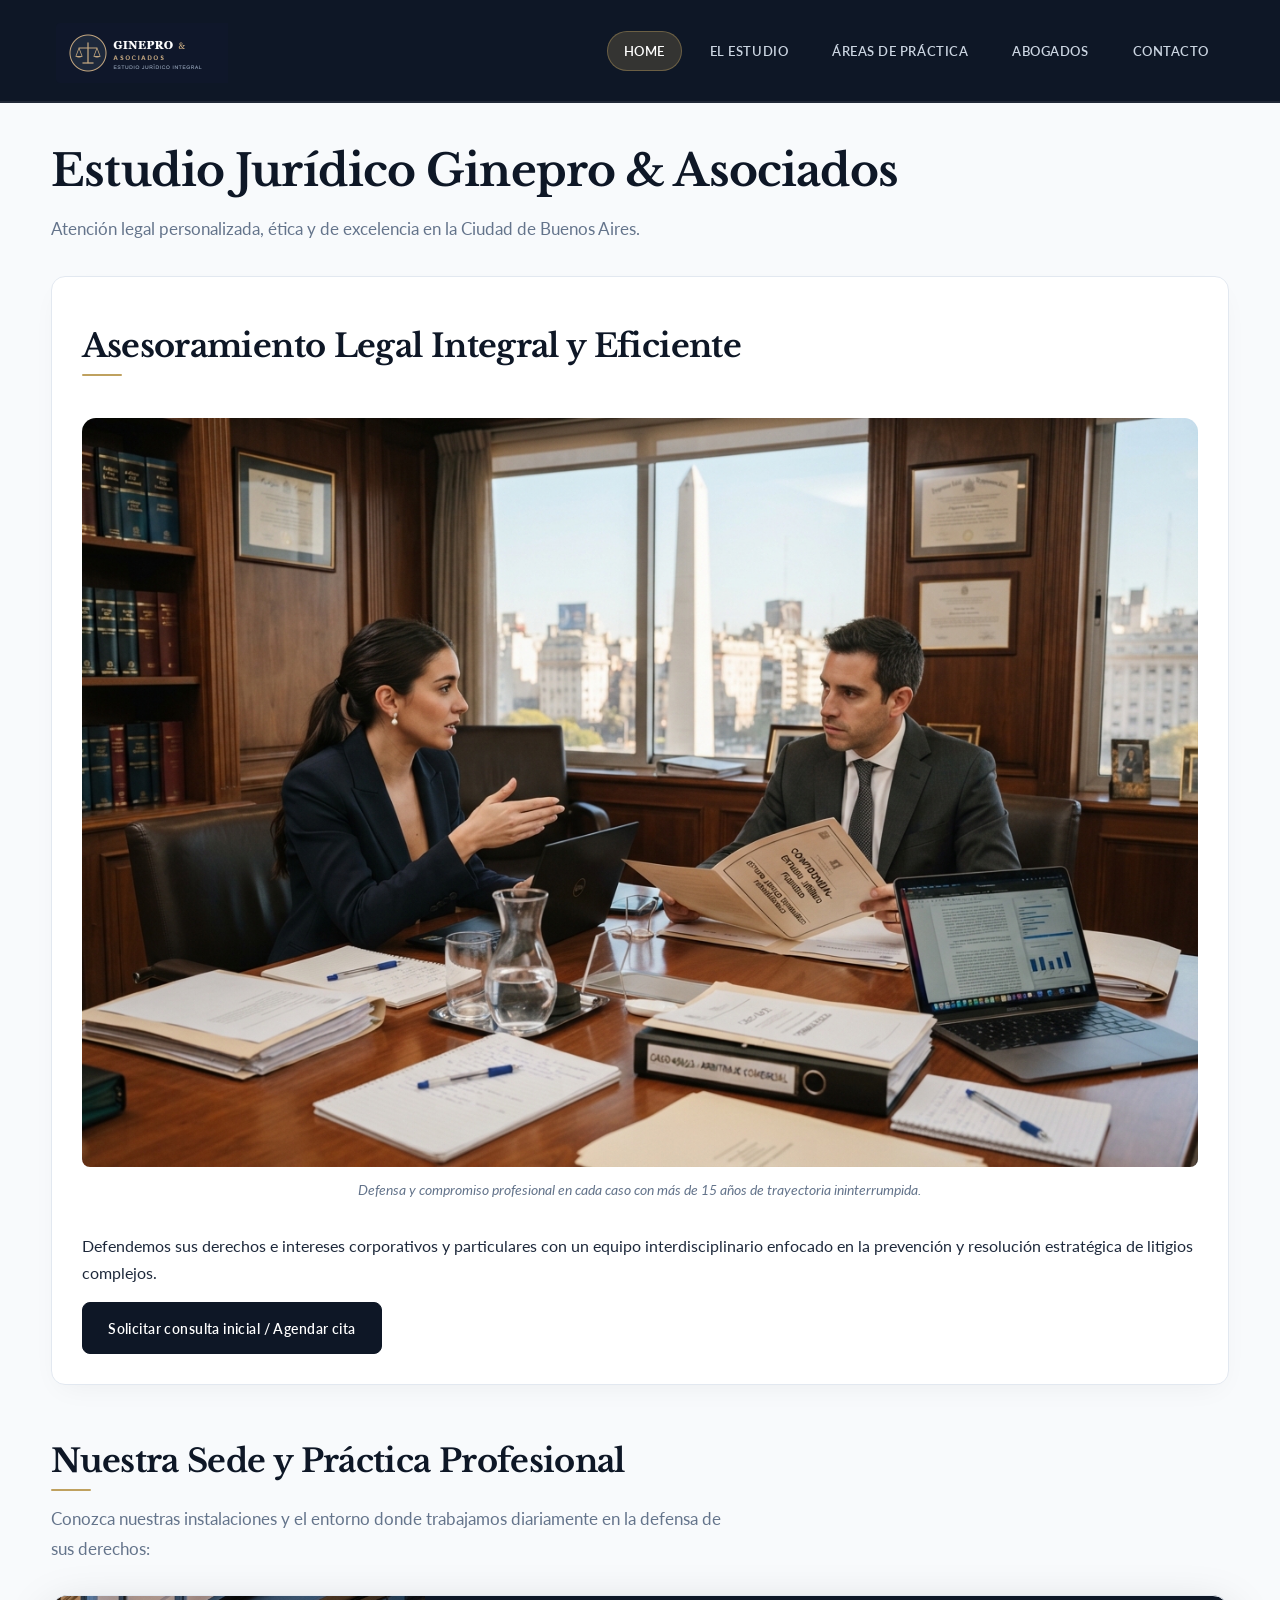
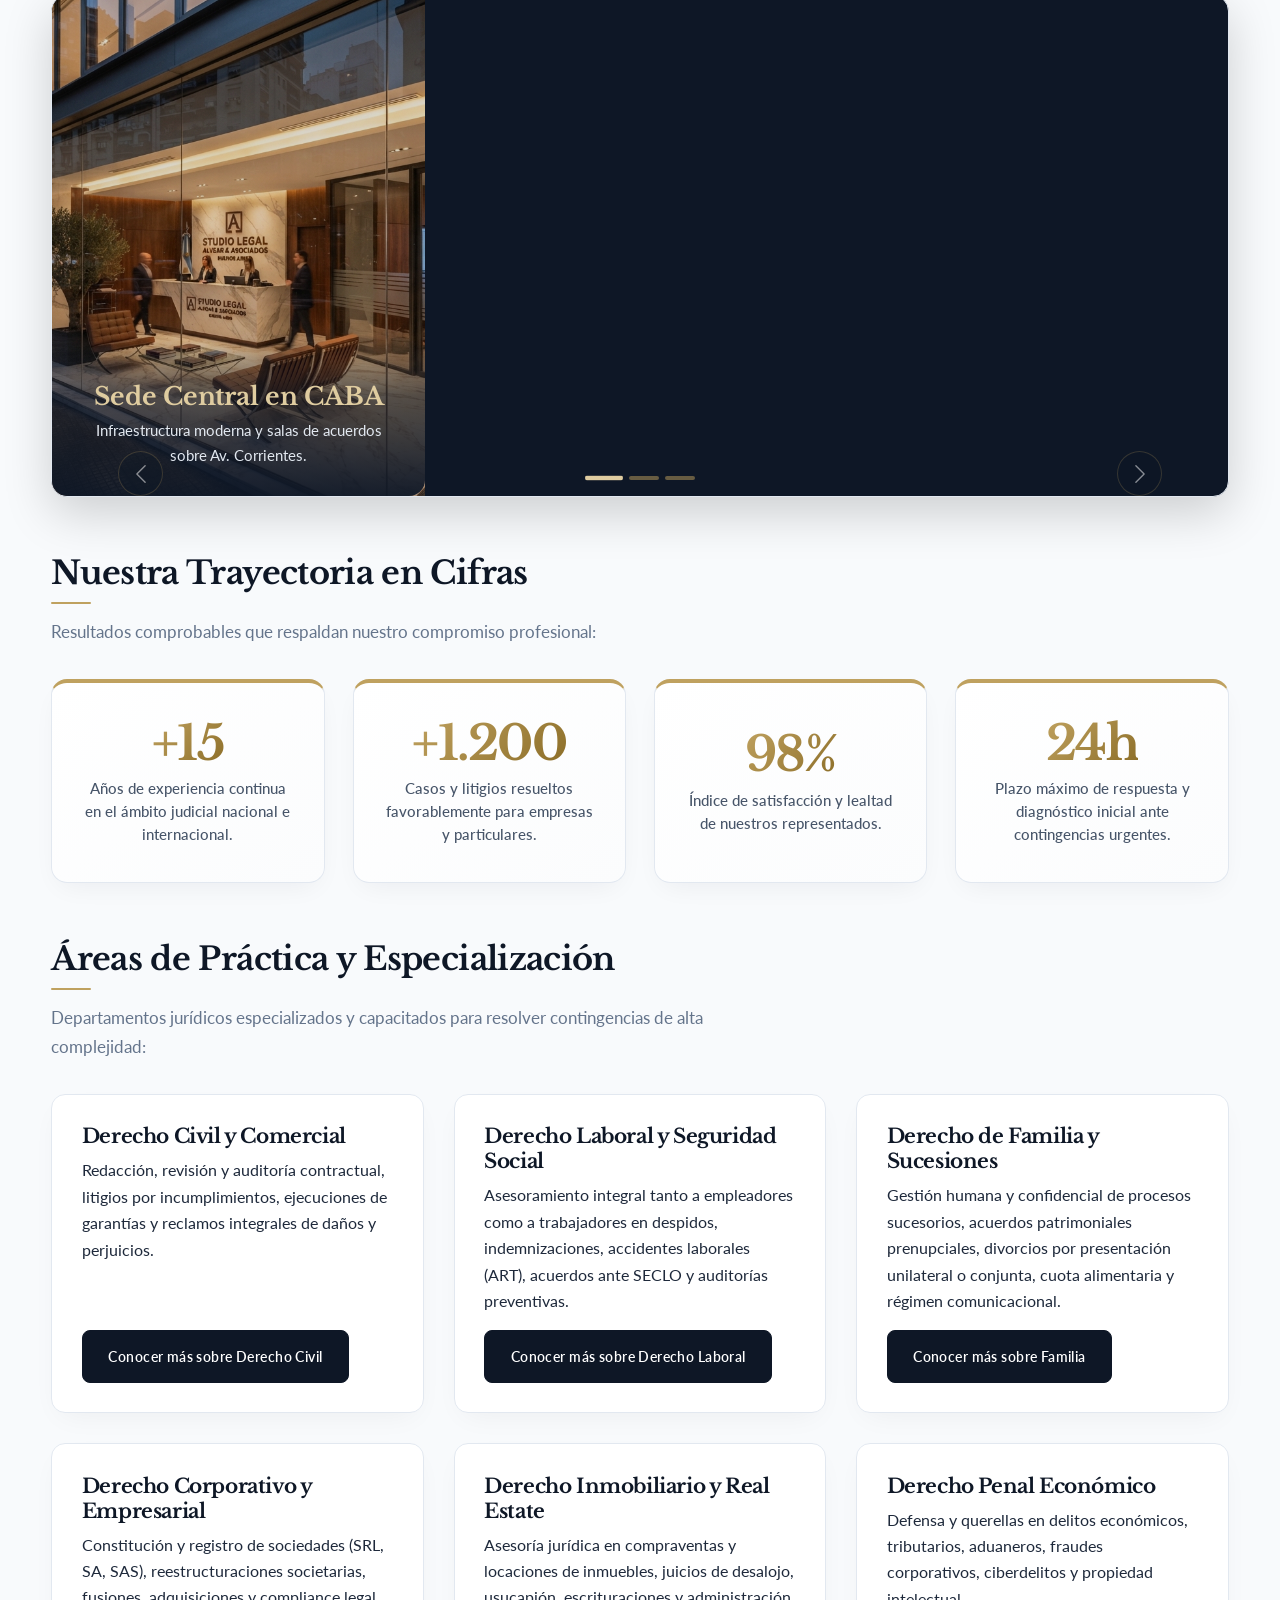
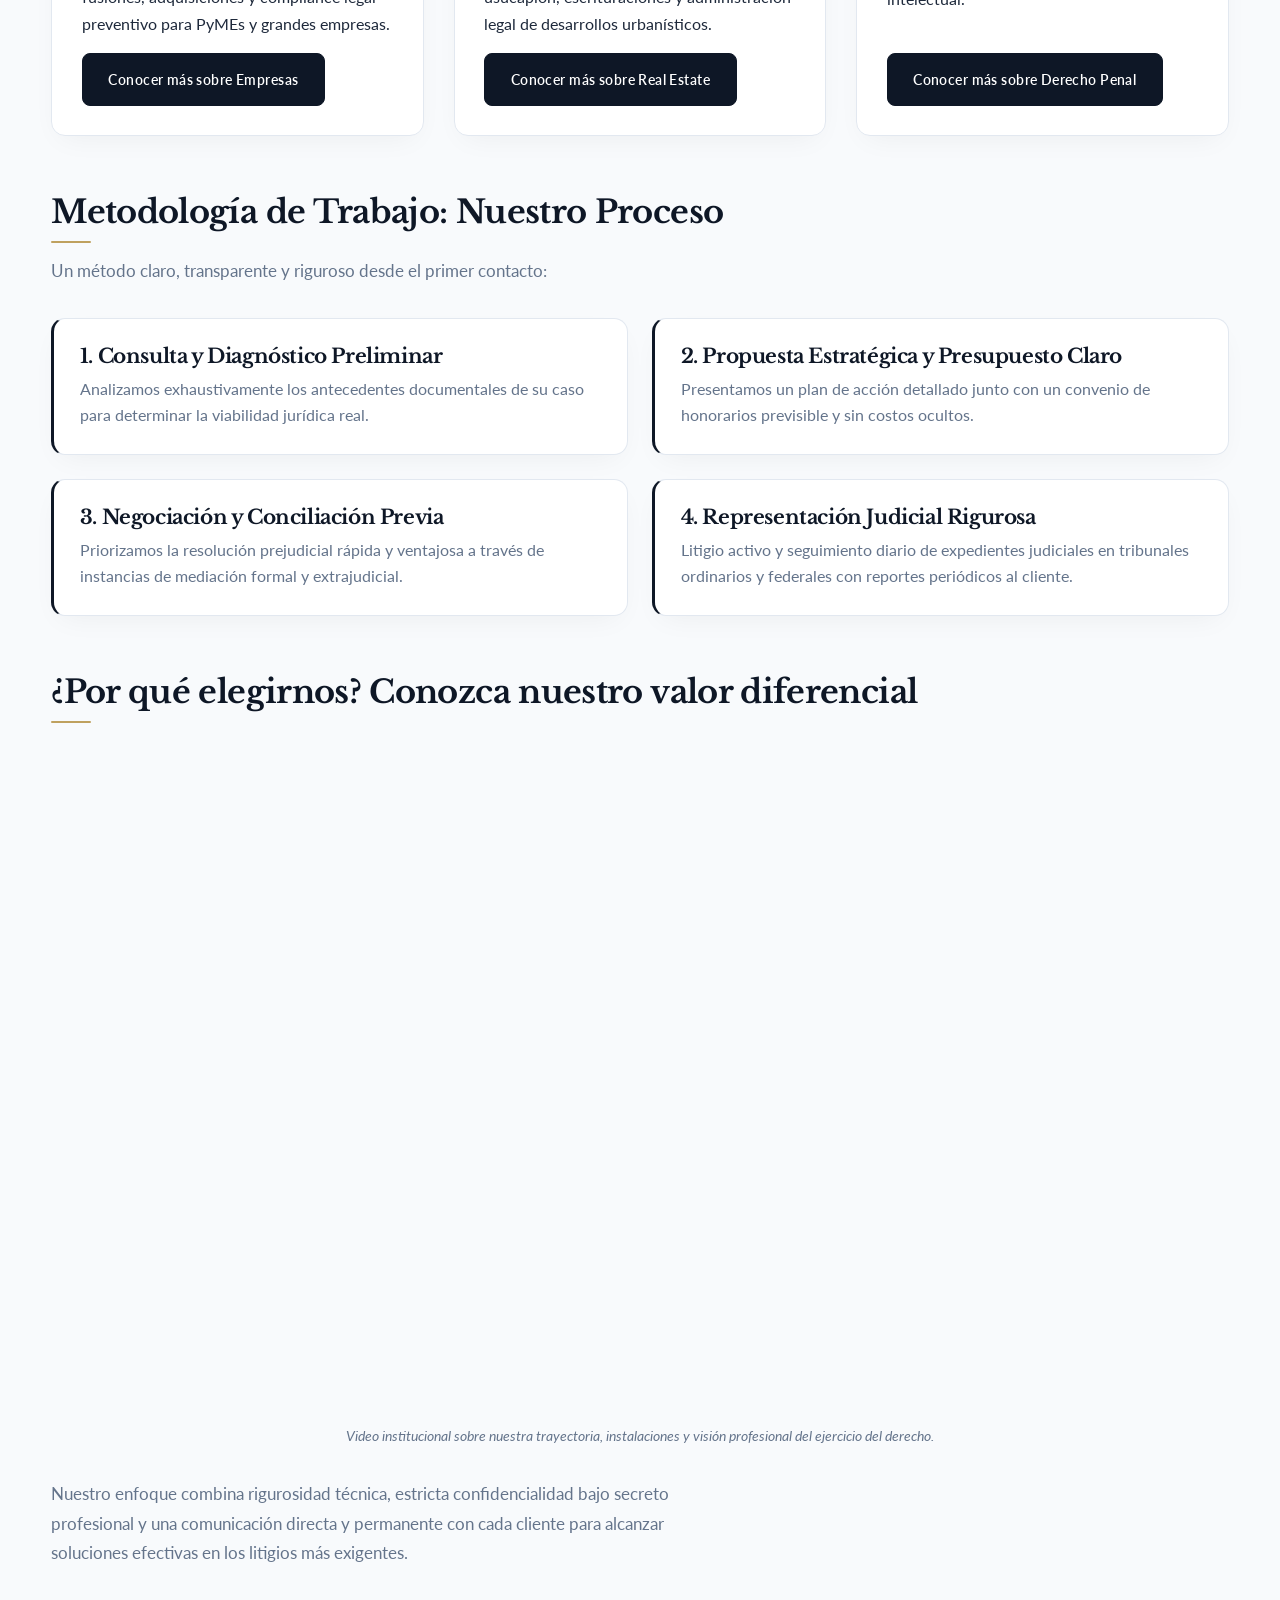
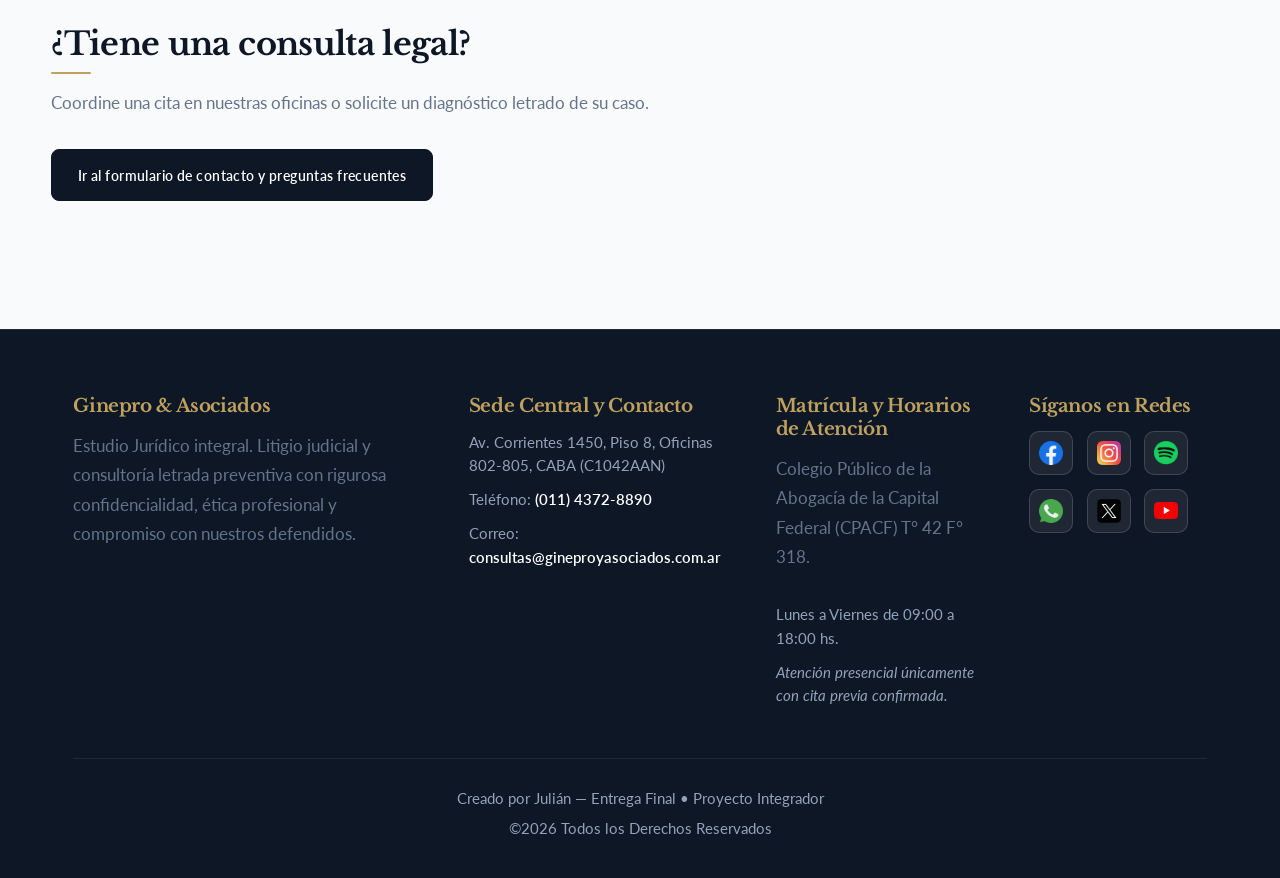
<file: index.html>
<!DOCTYPE html>
<html lang="es">

<head>
    <meta charset="UTF-8">
    <meta name="viewport" content="width=device-width, initial-scale=1.0">
    <title>Ginepro &amp; Asociados | Estudio Jurídico Integral</title>
    <meta name="description"
        content="Estudio Jurídico Ginepro &amp; Asociados en CABA. Más de 15 años de trayectoria en derecho civil, laboral, comercial, penal y corporativo. Atención legal personalizada.">
    <!-- Google Fonts -->
    <link rel="preconnect" href="https://fonts.googleapis.com">
    <link rel="preconnect" href="https://fonts.gstatic.com" crossorigin>
    <link
        href="https://fonts.googleapis.com/css2?family=Lato:ital,wght@0,400;0,700;1,400&family=Libre+Baskerville:ital,wght@0,400;0,700;1,400&display=swap"
        rel="stylesheet">
    <!-- Bootstrap 5.3 CSS vía CDN -->
    <link href="https://cdn.jsdelivr.net/npm/bootstrap@5.3.3/dist/css/bootstrap.min.css" rel="stylesheet"
        integrity="sha384-QWTKZyjpPEjISv5WaRU9OFeRpok6YctnYmDr5pNlyT2bRjXh0JMhjY6hW+ALEwIH" crossorigin="anonymous">
    <!-- AOS CSS vía CDN -->
    <link rel="stylesheet" href="https://cdn.jsdelivr.net/npm/aos@2.3.4/dist/aos.css">
    <!-- Hoja de estilos personalizada -->
    <link rel="stylesheet" href="./css/styles.css">
    <link rel="shortcut icon" href="favicon.ico" type="image/x-icon">
</head>

<body>

    <!-- ENCABEZADO Y BARRA DE NAVEGACION BOOTSTRAP -->
    <header class="sticky-top">
        <nav class="navbar navbar-expand-lg custom-navbar" aria-label="Navegación principal">
            <div class="container-fluid px-lg-4">
                <a class="navbar-brand" href="./index.html" aria-label="Inicio - Estudio Jurídico Ginepro y Asociados">
                    <img src="./assets/logo.png" alt="Logotipo de Estudio Jurídico Ginepro y Asociados" width="220"
                        height="64">
                </a>
                <button class="navbar-toggler" type="button" data-bs-toggle="collapse" data-bs-target="#navbarPrincipal"
                    aria-controls="navbarPrincipal" aria-expanded="false" aria-label="Alternar navegación">
                    <span class="navbar-toggler-icon"></span>
                </button>
                <div class="collapse navbar-collapse justify-content-end" id="navbarPrincipal">
                    <ul class="navbar-nav mb-2 mb-lg-0">
                        <li class="nav-item"><a class="nav-link active" aria-current="page" href="./index.html">Home</a>
                        </li>
                        <li class="nav-item"><a class="nav-link" href="./pages/nosotros.html">El Estudio</a></li>
                        <li class="nav-item"><a class="nav-link" href="./pages/areas.html">Áreas de Práctica</a></li>
                        <li class="nav-item"><a class="nav-link" href="./pages/equipo.html">Abogados</a></li>
                        <li class="nav-item"><a class="nav-link" href="./pages/contacto.html">Contacto</a></li>
                    </ul>
                </div>
            </div>
        </nav>
    </header>

    <!-- CONTENIDO PRINCIPAL -->
    <main>

        <!-- SECCION HERO / PRESENTACION (Animación CSS propia) -->
        <section class="seccion-hero">
            <h1>Estudio Jurídico Ginepro &amp; Asociados</h1>
            <p>Atención legal personalizada, ética y de excelencia en la Ciudad de Buenos Aires.</p>

            <article class="animacion-entrada">
                <h2>Asesoramiento Legal Integral y Eficiente</h2>
                <figure>
                    <img src="./assets/contenido/asesoramiento-juridico.png"
                        alt="Abogados reunidos en sala de conferencias analizando documentación legal" width="600"
                        height="400">
                    <figcaption>Defensa y compromiso profesional en cada caso con más de 15 años de trayectoria
                        ininterrumpida.</figcaption>
                </figure>
                <p>Defendemos sus derechos e intereses corporativos y particulares con un equipo interdisciplinario
                    enfocado en la prevención y resolución estratégica de litigios complejos.</p>
                <a href="./pages/contacto.html" class="btn-estudio">Solicitar consulta inicial / Agendar cita</a>
            </article>
        </section>

        <!-- COMPONENTE BOOTSTRAP: CAROUSEL GALERÍA INSTITUCIONAL -->
        <section class="seccion-galeria" data-aos="fade-up">
            <h2>Nuestra Sede y Práctica Profesional</h2>
            <p>Conozca nuestras instalaciones y el entorno donde trabajamos diariamente en la defensa de sus derechos:
            </p>

            <div id="carouselEstudio" class="carousel slide carousel-estudio shadow-lg" data-bs-ride="carousel">
                <div class="carousel-indicators">
                    <button type="button" data-bs-target="#carouselEstudio" data-bs-slide-to="0" class="active"
                        aria-current="true" aria-label="Diapositiva 1"></button>
                    <button type="button" data-bs-target="#carouselEstudio" data-bs-slide-to="1"
                        aria-label="Diapositiva 2"></button>
                    <button type="button" data-bs-target="#carouselEstudio" data-bs-slide-to="2"
                        aria-label="Diapositiva 3"></button>
                </div>

                <div class="carousel-inner">
                    <div class="carousel-item active">
                        <img src="./assets/contenido/estudio-oficinas.png" class="d-block w-100"
                            alt="Instalaciones de Ginepro & Asociados en microcentro porteño">
                        <div class="carousel-caption d-none d-md-block">
                            <h3>Sede Central en CABA</h3>
                            <p>Infraestructura moderna y salas de acuerdos sobre Av. Corrientes.</p>
                        </div>
                    </div>
                    <div class="carousel-item">
                        <img src="./assets/contenido/derecho-corporativo.png" class="d-block w-100"
                            alt="Reunión del equipo corporativo y consultoría empresarial">
                        <div class="carousel-caption d-none d-md-block">
                            <h3>Consultoría Estratégica PyME</h3>
                            <p>Acompañamiento societario preventivo y contratos comerciales.</p>
                        </div>
                    </div>
                    <div class="carousel-item">
                        <img src="./assets/contenido/derecho-laboral.png" class="d-block w-100"
                            alt="Mesa de mediación y resolución de conflictos">
                        <div class="carousel-caption d-none d-md-block">
                            <h3>Litigios y Negociaciones Complejas</h3>
                            <p>Resolución prejudicial estratégica y asesoramiento societario permanente.</p>
                        </div>
                    </div>
                </div>

                <button class="carousel-control-prev" type="button" data-bs-target="#carouselEstudio"
                    data-bs-slide="prev">
                    <span class="carousel-control-prev-icon" aria-hidden="true"></span>
                    <span class="visually-hidden">Anterior</span>
                </button>
                <button class="carousel-control-next" type="button" data-bs-target="#carouselEstudio"
                    data-bs-slide="next">
                    <span class="carousel-control-next-icon" aria-hidden="true"></span>
                    <span class="visually-hidden">Siguiente</span>
                </button>
            </div>
        </section>

        <!-- SECCION CIFRAS DESTACADAS (Animación con AOS) -->
        <section class="seccion-cifras" data-aos="fade-up">
            <h2>Nuestra Trayectoria en Cifras</h2>
            <p>Resultados comprobables que respaldan nuestro compromiso profesional:</p>
            <div class="cifras-grid">
                <article data-aos="zoom-in" data-aos-delay="50">
                    <h3>+15</h3>
                    <p>Años de experiencia continua en el ámbito judicial nacional e internacional.</p>
                </article>
                <article data-aos="zoom-in" data-aos-delay="150">
                    <h3>+1.200</h3>
                    <p>Casos y litigios resueltos favorablemente para empresas y particulares.</p>
                </article>
                <article data-aos="zoom-in" data-aos-delay="250">
                    <h3>98%</h3>
                    <p>Índice de satisfacción y lealtad de nuestros representados.</p>
                </article>
                <article data-aos="zoom-in" data-aos-delay="350">
                    <h3>24h</h3>
                    <p>Plazo máximo de respuesta y diagnóstico inicial ante contingencias urgentes.</p>
                </article>
            </div>
        </section>

        <!-- SECCION AREAS DE ESPECIALIZACION (Animación con AOS) -->
        <section class="seccion-areas" data-aos="fade-up">
            <h2>Áreas de Práctica y Especialización</h2>
            <p>Departamentos jurídicos especializados y capacitados para resolver contingencias de alta complejidad:</p>

            <div class="areas-grid">
                <article class="area-card" data-aos="fade-up" data-aos-delay="50">
                    <h3>Derecho Civil y Comercial</h3>
                    <p>Redacción, revisión y auditoría contractual, litigios por incumplimientos, ejecuciones de
                        garantías y reclamos integrales de daños y perjuicios.</p>
                    <a href="./pages/areas.html#civil" class="btn-estudio">Conocer más sobre Derecho Civil</a>
                </article>

                <article class="area-card" data-aos="fade-up" data-aos-delay="100">
                    <h3>Derecho Laboral y Seguridad Social</h3>
                    <p>Asesoramiento integral tanto a empleadores como a trabajadores en despidos, indemnizaciones,
                        accidentes laborales (ART), acuerdos ante SECLO y auditorías preventivas.</p>
                    <a href="./pages/areas.html#laboral" class="btn-estudio">Conocer más sobre Derecho Laboral</a>
                </article>

                <article class="area-card" data-aos="fade-up" data-aos-delay="150">
                    <h3>Derecho de Familia y Sucesiones</h3>
                    <p>Gestión humana y confidencial de procesos sucesorios, acuerdos patrimoniales prenupciales,
                        divorcios por presentación unilateral o conjunta, cuota alimentaria y régimen comunicacional.</p>
                    <a href="./pages/areas.html#familia" class="btn-estudio">Conocer más sobre Familia</a>
                </article>

                <article class="area-card" data-aos="fade-up" data-aos-delay="200">
                    <h3>Derecho Corporativo y Empresarial</h3>
                    <p>Constitución y registro de sociedades (SRL, SA, SAS), reestructuraciones societarias, fusiones,
                        adquisiciones y compliance legal preventivo para PyMEs y grandes empresas.</p>
                    <a href="./pages/areas.html#corporativo" class="btn-estudio">Conocer más sobre Empresas</a>
                </article>

                <article class="area-card" data-aos="fade-up" data-aos-delay="250">
                    <h3>Derecho Inmobiliario y Real Estate</h3>
                    <p>Asesoría jurídica en compraventas y locaciones de inmuebles, juicios de desalojo, usucapión,
                        escrituraciones y administración legal de desarrollos urbanísticos.</p>
                    <a href="./pages/areas.html#inmobiliario" class="btn-estudio">Conocer más sobre Real Estate</a>
                </article>

                <article class="area-card" data-aos="fade-up" data-aos-delay="300">
                    <h3>Derecho Penal Económico</h3>
                    <p>Defensa y querellas en delitos económicos, tributarios, aduaneros, fraudes corporativos,
                        ciberdelitos y propiedad intelectual.</p>
                    <a href="./pages/areas.html#penal" class="btn-estudio">Conocer más sobre Derecho Penal</a>
                </article>
            </div>
        </section>

        <!-- SECCION METODOLOGIA DE TRABAJO -->
        <section class="seccion-metodologia" data-aos="fade-up">
            <h2>Metodología de Trabajo: Nuestro Proceso</h2>
            <p>Un método claro, transparente y riguroso desde el primer contacto:</p>
            <ol>
                <li>
                    <h3>1. Consulta y Diagnóstico Preliminar</h3>
                    <p>Analizamos exhaustivamente los antecedentes documentales de su caso para determinar la viabilidad
                        jurídica real.</p>
                </li>
                <li>
                    <h3>2. Propuesta Estratégica y Presupuesto Claro</h3>
                    <p>Presentamos un plan de acción detallado junto con un convenio de honorarios previsible y sin
                        costos ocultos.</p>
                </li>
                <li>
                    <h3>3. Negociación y Conciliación Previa</h3>
                    <p>Priorizamos la resolución prejudicial rápida y ventajosa a través de instancias de mediación
                        formal y extrajudicial.</p>
                </li>
                <li>
                    <h3>4. Representación Judicial Rigurosa</h3>
                    <p>Litigio activo y seguimiento diario de expedientes judiciales en tribunales ordinarios y
                        federales con reportes periódicos al cliente.</p>
                </li>
            </ol>
        </section>

        <!-- SECCION DIFERENCIAL Y MULTIMEDIA -->
        <section class="seccion-diferencial" data-aos="fade-up">
            <h2>¿Por qué elegirnos? Conozca nuestro valor diferencial</h2>

            <figure>
                <iframe width="560" height="315" src="https://www.youtube-nocookie.com/embed/HGacEeQ--G4"
                    title="Video institucional de Ginepro y Asociados"
                    allow="accelerometer; autoplay; clipboard-write; encrypted-media; gyroscope; picture-in-picture; web-share"
                    loading="lazy" allowfullscreen></iframe>
                <figcaption>Video institucional sobre nuestra trayectoria, instalaciones y visión profesional del
                    ejercicio del derecho.</figcaption>
            </figure>

            <p>Nuestro enfoque combina rigurosidad técnica, estricta confidencialidad bajo secreto profesional y una
                comunicación directa y permanente con cada cliente para alcanzar soluciones efectivas en los litigios
                más exigentes.</p>
        </section>

        <!-- FINAL DEL INDEX / CONSULTA PROSPECTOS -->
        <section class="seccion-cta-final" data-aos="fade-up">
            <h2>¿Tiene una consulta legal?</h2>
            <p>Coordine una cita en nuestras oficinas o solicite un diagnóstico letrado de su caso.</p>
            <a href="./pages/contacto.html" class="btn-estudio">Ir al formulario de contacto y preguntas frecuentes</a>
        </section>

    </main>

    <!-- PIE DE PAGINA -->
    <footer>
        <div>

            <!-- INFORMACION INSTITUCIONAL -->
            <section>
                <h4>Ginepro &amp; Asociados</h4>
                <p>Estudio Jurídico integral. Litigio judicial y consultoría letrada preventiva con rigurosa
                    confidencialidad, ética profesional y compromiso con nuestros defendidos.</p>
            </section>

            <!-- SEDE Y CONTACTO -->
            <section>
                <h4>Sede Central y Contacto</h4>
                <address>
                    <p>Av. Corrientes 1450, Piso 8, Oficinas 802-805, CABA (C1042AAN)</p>
                    <p>Teléfono: <a href="tel:+541143728890">(011) 4372-8890</a></p>
                    <p>Correo: <a
                            href="mailto:consultas@gineproyasociados.com.ar">consultas@gineproyasociados.com.ar</a>
                    </p>
                </address>
            </section>

            <!-- MATRICULA Y HORARIOS -->
            <section>
                <h4>Matrícula y Horarios de Atención</h4>
                <p>Colegio Público de la Abogacía de la Capital Federal (CPACF) T° 42 F° 318.</p>
                <p>Lunes a Viernes de 09:00 a 18:00 hs.</p>
                <p><em>Atención presencial únicamente con cita previa confirmada.</em></p>
            </section>

            <!-- REDES SOCIALES A COLOR -->
            <section>
                <h4>Síganos en Redes</h4>
                <nav aria-label="Redes sociales">
                    <ul>
                        <li>
                            <a href="https://www.facebook.com/" target="_blank" rel="noopener noreferrer"
                                aria-label="Visitar nuestro perfil de Facebook">
                                <img src="./assets/facebook.png" alt="Ícono de Facebook" width="24" height="24">
                            </a>
                        </li>
                        <li>
                            <a href="https://www.instagram.com/" target="_blank" rel="noopener noreferrer"
                                aria-label="Visitar nuestro perfil de Instagram">
                                <img src="./assets/instagram.png" alt="Ícono de Instagram" width="24" height="24">
                            </a>
                        </li>
                        <li>
                            <a href="https://www.spotify.com/" target="_blank" rel="noopener noreferrer"
                                aria-label="Escuchar nuestro canal de Spotify">
                                <img src="./assets/spotify.png" alt="Ícono de Spotify" width="24" height="24">
                            </a>
                        </li>
                        <li>
                            <a href="https://wa.me/5491143728890" target="_blank" rel="noopener noreferrer"
                                aria-label="Escribir por WhatsApp al estudio">
                                <img src="./assets/whatsapp.png" alt="Ícono de WhatsApp" width="24" height="24">
                            </a>
                        </li>
                        <li>
                            <a href="https://x.com" target="_blank" rel="noopener noreferrer"
                                aria-label="Visitar nuestro perfil en X">
                                <img src="./assets/x.png" alt="Ícono de X" width="24" height="24">
                            </a>
                        </li>
                        <li>
                            <a href="https://www.youtube.com" target="_blank" rel="noopener noreferrer"
                                aria-label="Visitar nuestro canal de YouTube">
                                <img src="./assets/yt.png" alt="Ícono de YouTube" width="24" height="24">
                            </a>
                        </li>
                    </ul>
                </nav>
            </section>

        </div>

        <!-- DERECHOS DE AUTOR -->
        <div>
            <p>Creado por Julián &mdash; Entrega Final &bull; Proyecto Integrador</p>
            <p>&copy;<span id="year"></span> Todos los Derechos Reservados</p>
        </div>
    </footer>

    <!-- Bootstrap 5.3 Bundle JS vía CDN -->
    <script src="https://cdn.jsdelivr.net/npm/bootstrap@5.3.3/dist/js/bootstrap.bundle.min.js"
        integrity="sha384-YvpcrYf0tY3lHB60NNkmXc5s9fDVZLESaAA55NDzOxhy9GkcIdslK1eN7N6jIeHz"
        crossorigin="anonymous"></script>

    <!-- AOS Bundle JS vía CDN e inicialización -->
    <script src="https://cdn.jsdelivr.net/npm/aos@2.3.4/dist/aos.js"></script>
    <script>
        AOS.init({
            duration: 650,
            easing: 'ease-out-cubic',
            once: true,
            offset: 60
        });
        document.getElementById("year").textContent = new Date().getFullYear();
    </script>

</body>

</html>
</file>
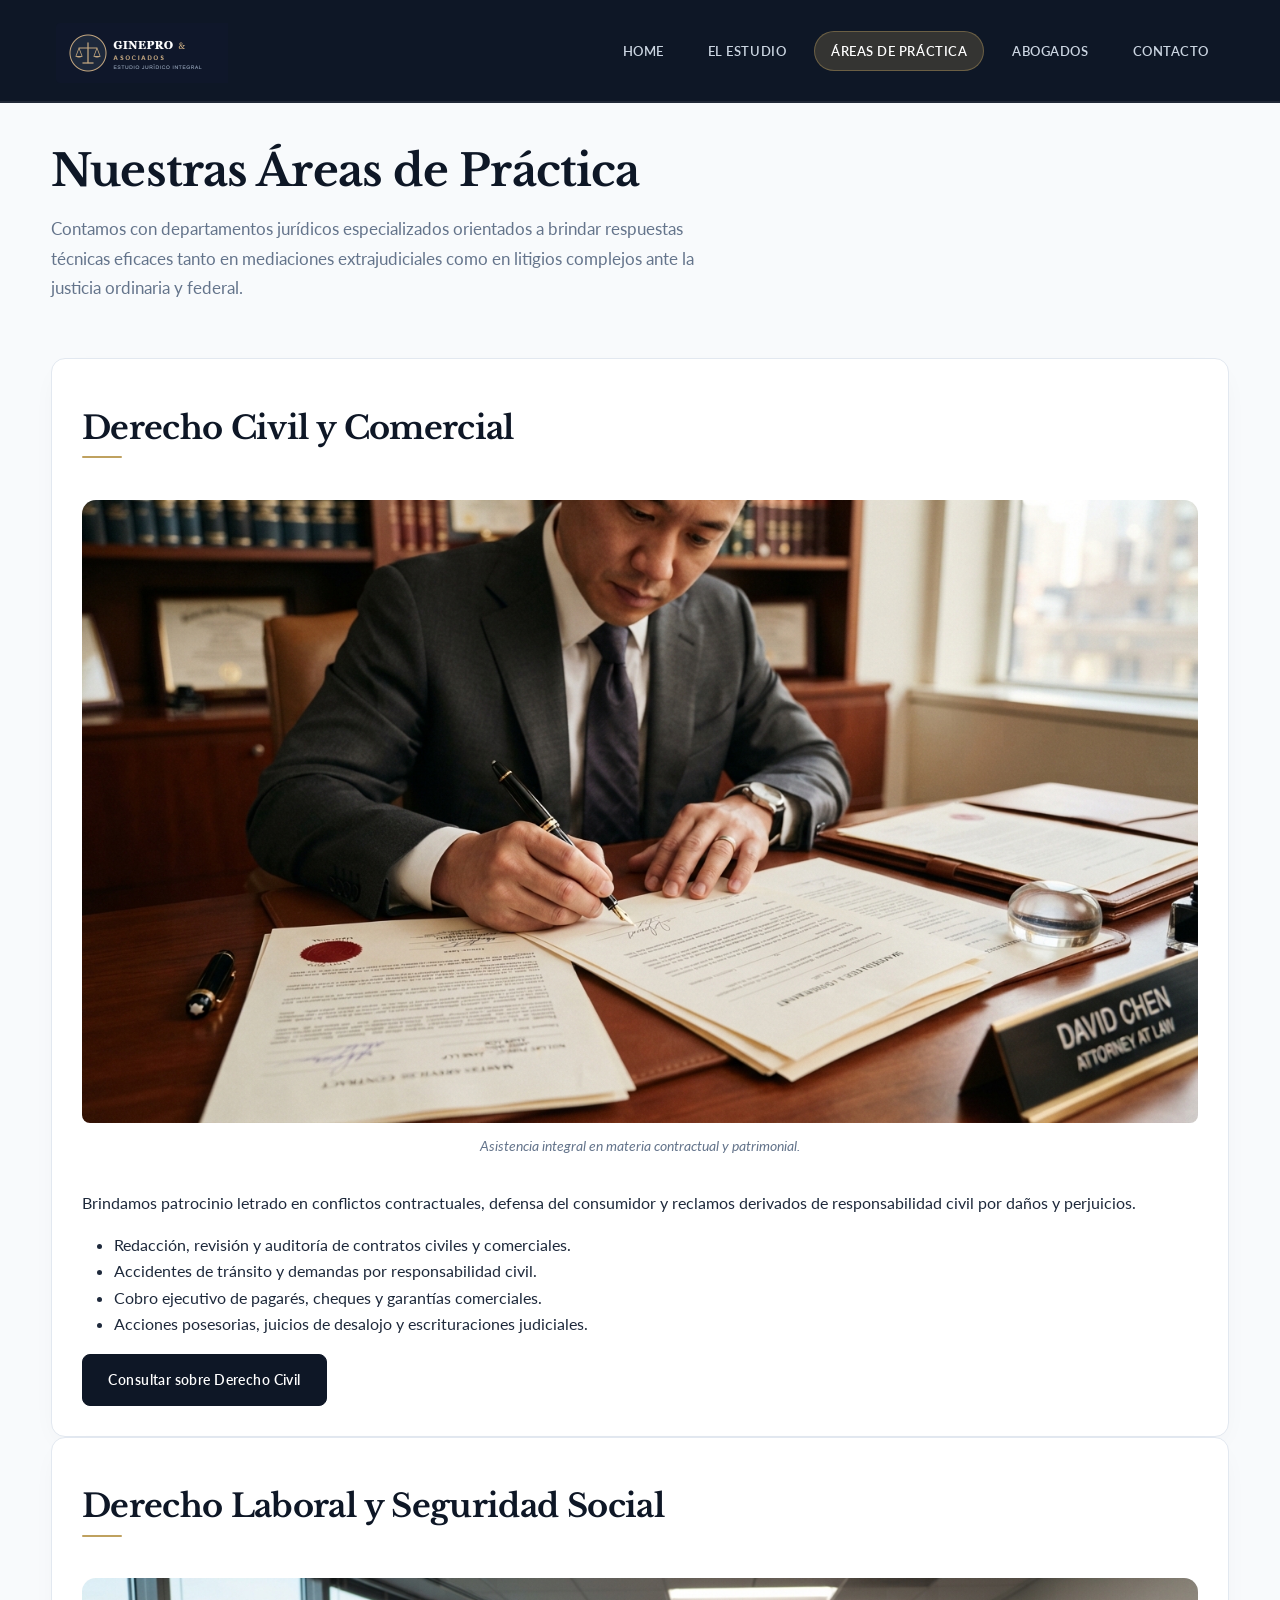
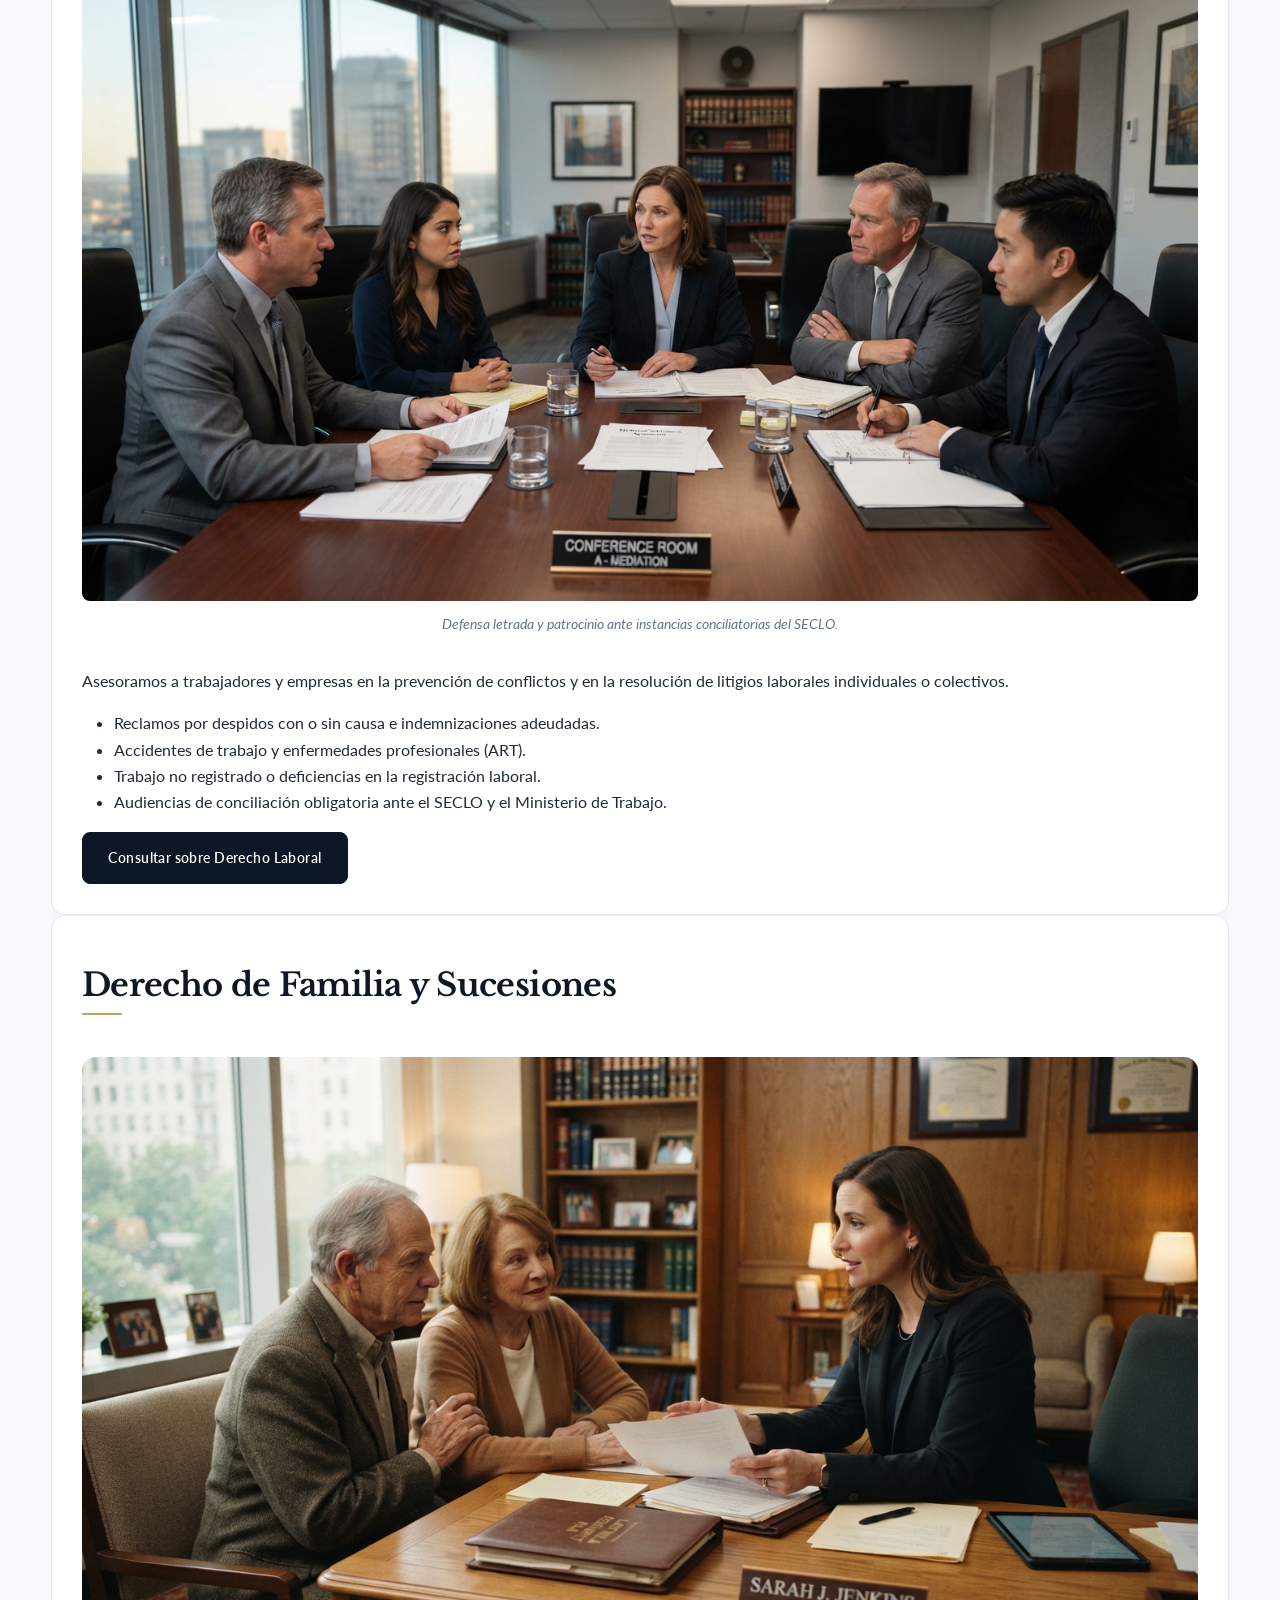
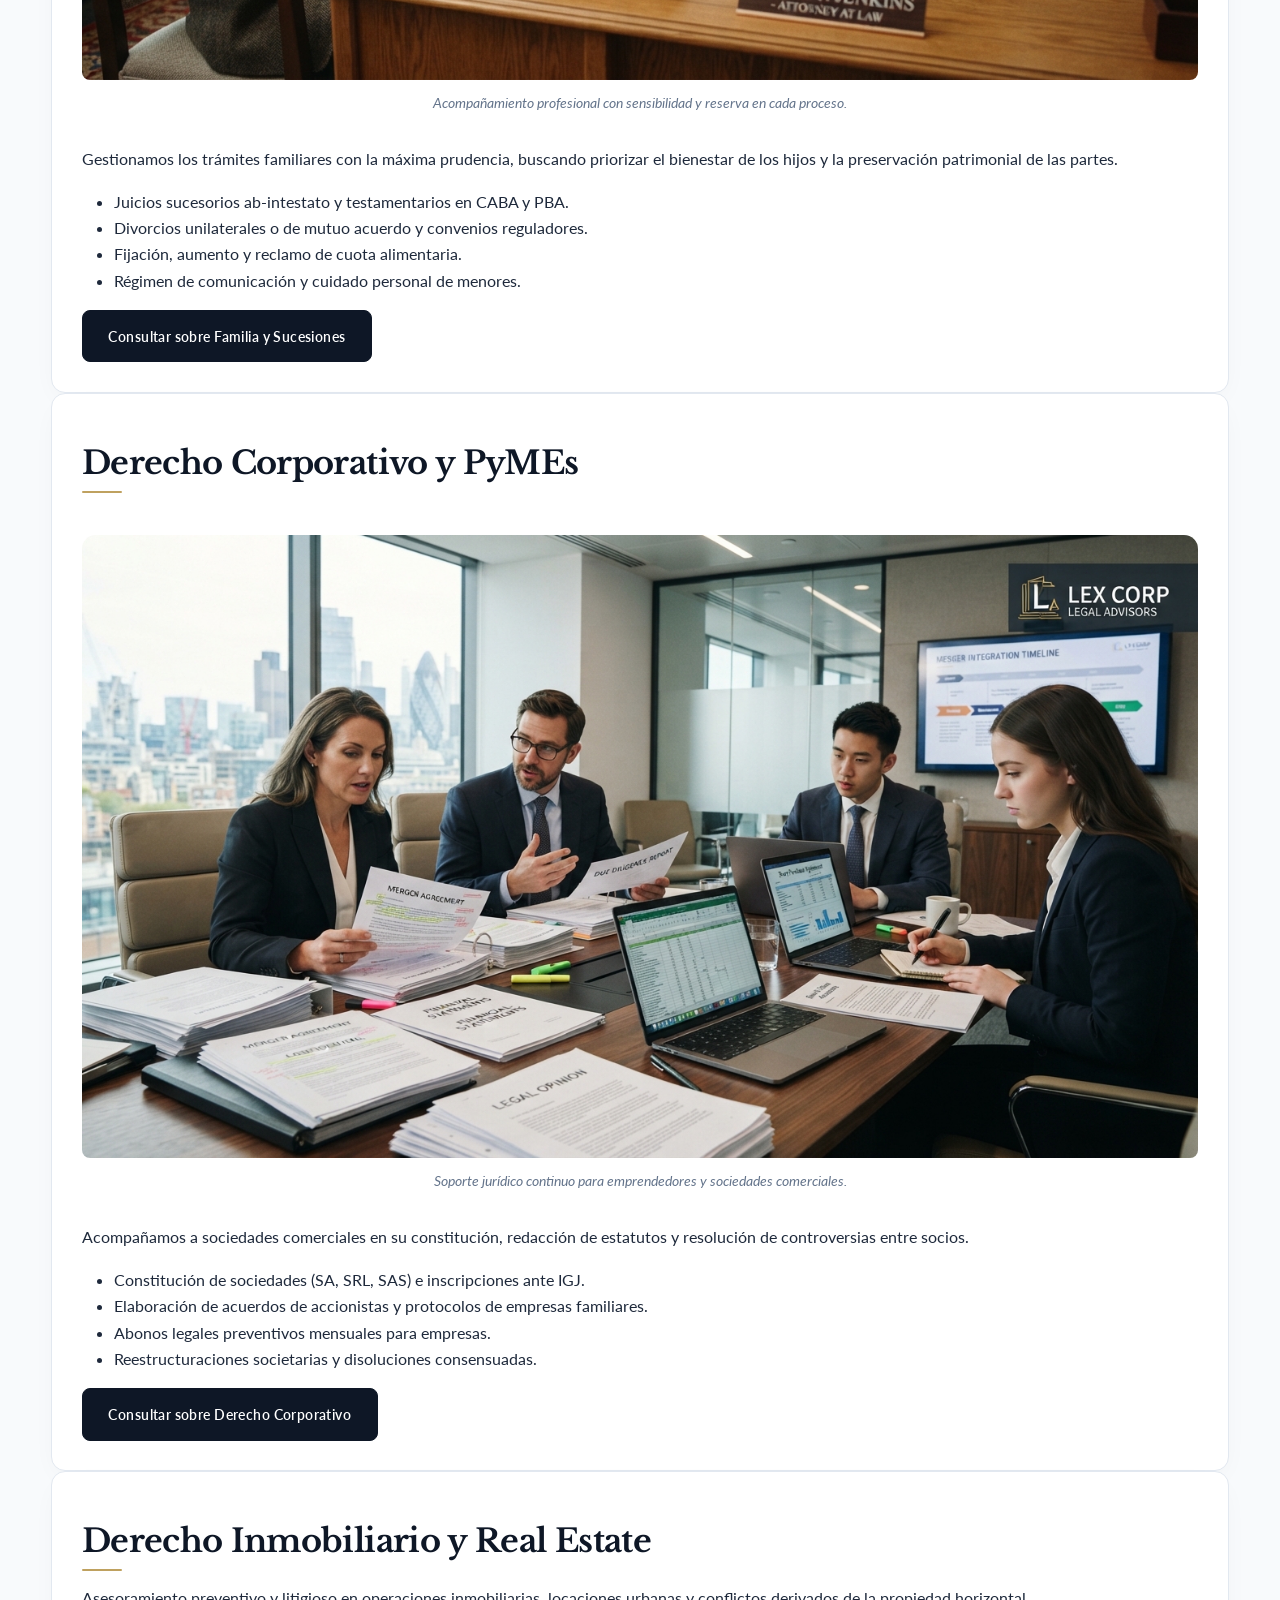
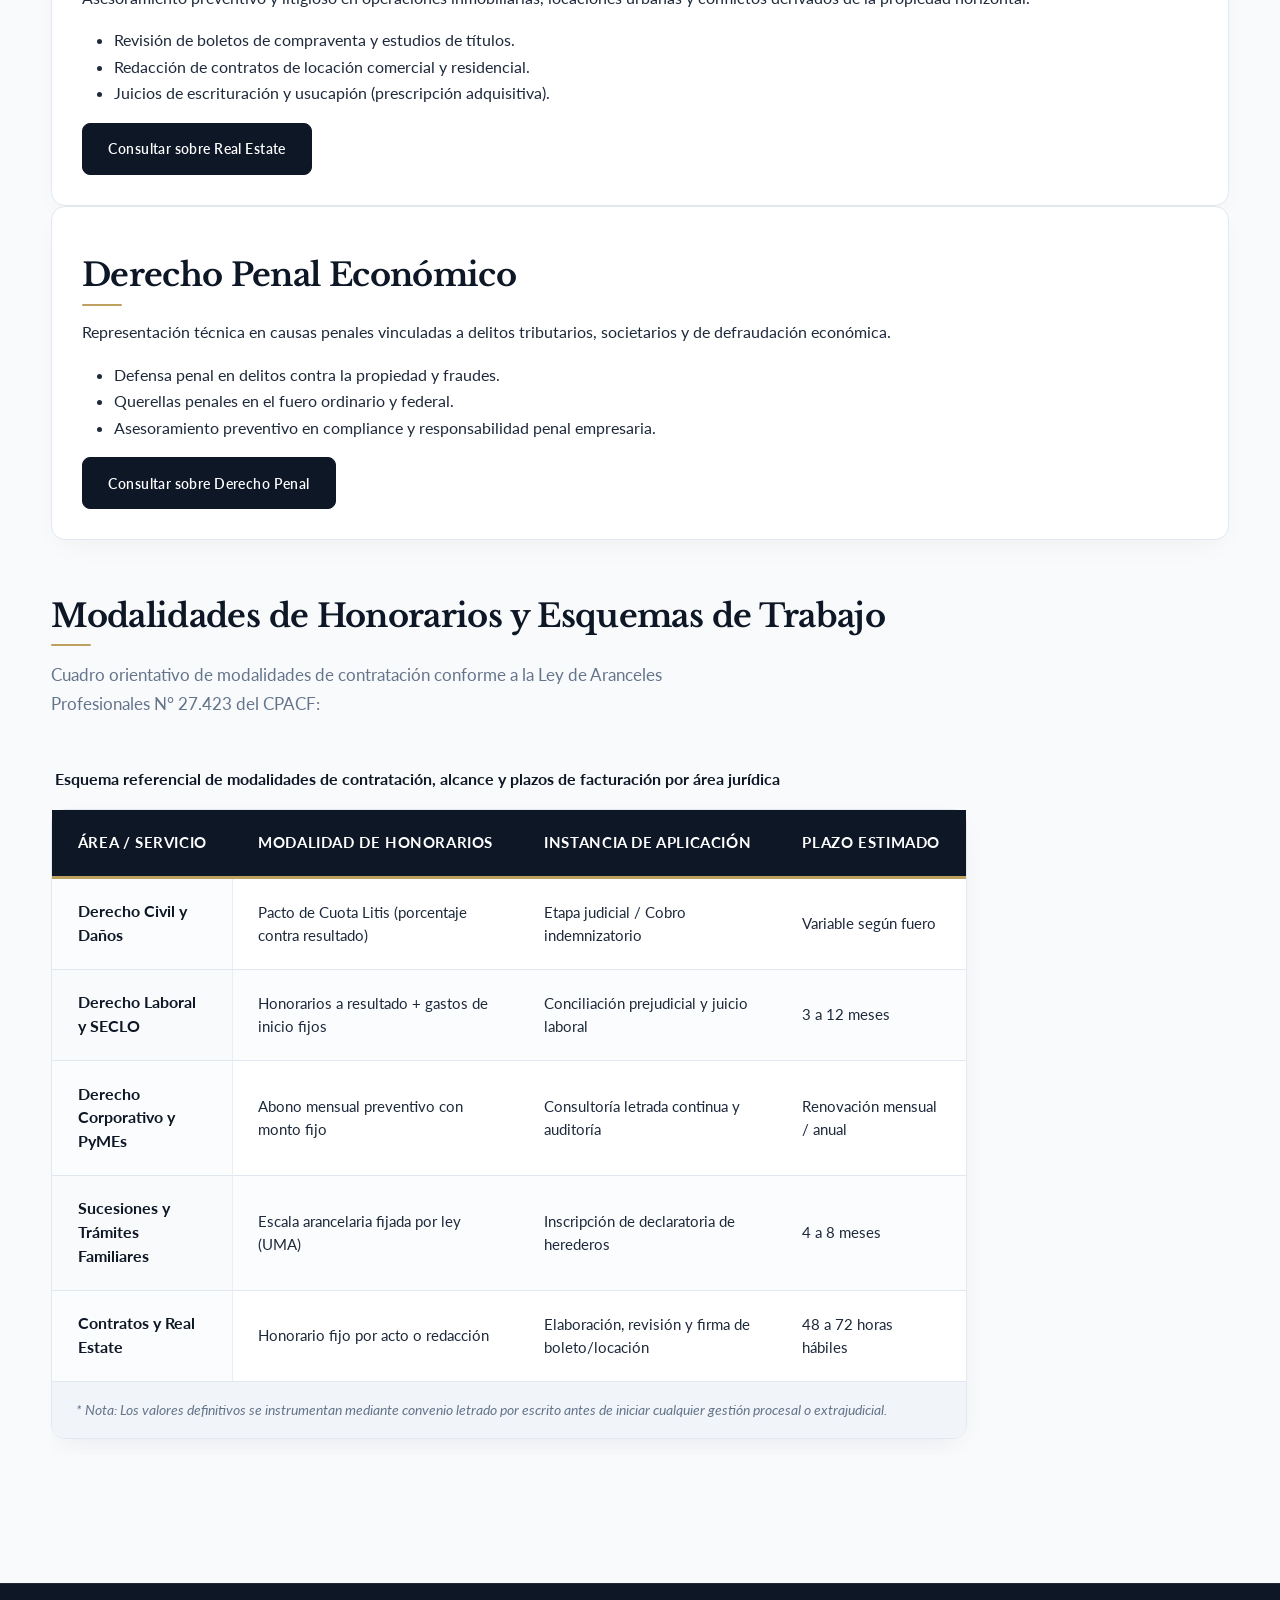
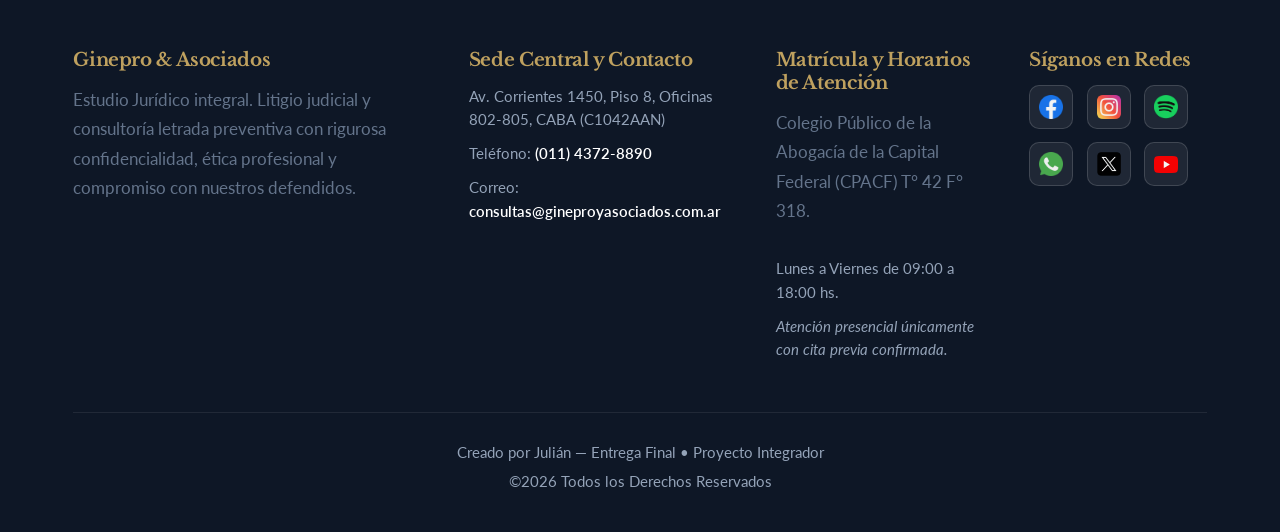
<file: pages/areas.html>
<!DOCTYPE html>
<html lang="es">

<head>
    <meta charset="UTF-8">
    <meta name="viewport" content="width=device-width, initial-scale=1.0">
    <title>Ginepro &amp; Asociados | Áreas de Práctica</title>
    <meta name="description"
        content="Servicios legales especializados en derecho civil, laboral, comercial, corporativo, familia y penal económico en CABA.">
    <!-- Google Fonts -->
    <link rel="preconnect" href="https://fonts.googleapis.com">
    <link rel="preconnect" href="https://fonts.gstatic.com" crossorigin>
    <link
        href="https://fonts.googleapis.com/css2?family=Lato:ital,wght@0,400;0,700;1,400&family=Libre+Baskerville:ital,wght@0,400;0,700;1,400&display=swap"
        rel="stylesheet">
    <!-- Bootstrap 5.3 CSS vía CDN -->
    <link href="https://cdn.jsdelivr.net/npm/bootstrap@5.3.3/dist/css/bootstrap.min.css" rel="stylesheet"
        integrity="sha384-QWTKZyjpPEjISv5WaRU9OFeRpok6YctnYmDr5pNlyT2bRjXh0JMhjY6hW+ALEwIH" crossorigin="anonymous">
    <!-- AOS CSS vía CDN -->
    <link rel="stylesheet" href="https://cdn.jsdelivr.net/npm/aos@2.3.4/dist/aos.css">
    <link rel="stylesheet" href="../css/styles.css">
</head>

<body>

    <!-- ENCABEZADO Y BARRA DE NAVEGACION BOOTSTRAP -->
    <header class="sticky-top">
        <nav class="navbar navbar-expand-lg custom-navbar" aria-label="Navegación principal">
            <div class="container-fluid px-lg-4">
                <a class="navbar-brand" href="../index.html" aria-label="Inicio - Estudio Jurídico Ginepro y Asociados">
                    <img src="../assets/logo.png" alt="Logotipo de Estudio Jurídico Ginepro y Asociados" width="180"
                        height="52">
                </a>
                <button class="navbar-toggler" type="button" data-bs-toggle="collapse" data-bs-target="#navbarPrincipal"
                    aria-controls="navbarPrincipal" aria-expanded="false" aria-label="Alternar navegación">
                    <span class="navbar-toggler-icon"></span>
                </button>
                <div class="collapse navbar-collapse justify-content-end" id="navbarPrincipal">
                    <ul class="navbar-nav mb-2 mb-lg-0">
                        <li class="nav-item"><a class="nav-link" href="../index.html">Home</a></li>
                        <li class="nav-item"><a class="nav-link" href="./nosotros.html">El Estudio</a></li>
                        <li class="nav-item"><a class="nav-link active" aria-current="page" href="./areas.html">Áreas de Práctica</a></li>
                        <li class="nav-item"><a class="nav-link" href="./equipo.html">Abogados</a></li>
                        <li class="nav-item"><a class="nav-link" href="./contacto.html">Contacto</a></li>
                    </ul>
                </div>
            </div>
        </nav>
    </header>

    <!-- CONTENIDO PRINCIPAL -->
    <main>

        <section>
            <h1>Nuestras Áreas de Práctica</h1>
            <p>Contamos con departamentos jurídicos especializados orientados a brindar respuestas técnicas eficaces
                tanto en mediaciones extrajudiciales como en litigios complejos ante la justicia ordinaria y federal.
            </p>
        </section>

        <!-- DETALLE DE CADA AREA CON ANCLAS Y LISTAS -->
        <section>

            <!-- 1. DERECHO CIVIL Y COMERCIAL -->
            <article id="civil">
                <h2>Derecho Civil y Comercial</h2>
                <figure>
                    <img src="../assets/contenido/derecho-civil.png" alt="Firma de contratos y documentos civiles"
                        width="550" height="300">
                    <figcaption>Asistencia integral en materia contractual y patrimonial.</figcaption>
                </figure>
                <p>Brindamos patrocinio letrado en conflictos contractuales, defensa del consumidor y reclamos derivados
                    de responsabilidad civil por daños y perjuicios.</p>
                <ul>
                    <li>Redacción, revisión y auditoría de contratos civiles y comerciales.</li>
                    <li>Accidentes de tránsito y demandas por responsabilidad civil.</li>
                    <li>Cobro ejecutivo de pagarés, cheques y garantías comerciales.</li>
                    <li>Acciones posesorias, juicios de desalojo y escrituraciones judiciales.</li>
                </ul>
                <a href="./contacto.html" class="btn-estudio">Consultar sobre Derecho Civil</a>
            </article>

            <!-- 2. DERECHO LABORAL -->
            <article id="laboral">
                <h2>Derecho Laboral y Seguridad Social</h2>
                <figure>
                    <img src="../assets/contenido/derecho-laboral.png"
                        alt="Reunión de conciliación y acuerdos laborales" width="550" height="300">
                    <figcaption>Defensa letrada y patrocinio ante instancias conciliatorias del SECLO.</figcaption>
                </figure>
                <p>Asesoramos a trabajadores y empresas en la prevención de conflictos y en la resolución de litigios
                    laborales individuales o colectivos.</p>
                <ul>
                    <li>Reclamos por despidos con o sin causa e indemnizaciones adeudadas.</li>
                    <li>Accidentes de trabajo y enfermedades profesionales (ART).</li>
                    <li>Trabajo no registrado o deficiencias en la registración laboral.</li>
                    <li>Audiencias de conciliación obligatoria ante el SECLO y el Ministerio de Trabajo.</li>
                </ul>
                <a href="./contacto.html" class="btn-estudio">Consultar sobre Derecho Laboral</a>
            </article>

            <!-- 3. DERECHO DE FAMILIA Y SUCESIONES -->
            <article id="familia">
                <h2>Derecho de Familia y Sucesiones</h2>
                <figure>
                    <img src="../assets/contenido/derecho-familia.png"
                        alt="Asesoramiento profesional en derecho de familia y sucesiones" width="550" height="300">
                    <figcaption>Acompañamiento profesional con sensibilidad y reserva en cada proceso.</figcaption>
                </figure>
                <p>Gestionamos los trámites familiares con la máxima prudencia, buscando priorizar el bienestar de los
                    hijos y la preservación patrimonial de las partes.</p>
                <ul>
                    <li>Juicios sucesorios ab-intestato y testamentarios en CABA y PBA.</li>
                    <li>Divorcios unilaterales o de mutuo acuerdo y convenios reguladores.</li>
                    <li>Fijación, aumento y reclamo de cuota alimentaria.</li>
                    <li>Régimen de comunicación y cuidado personal de menores.</li>
                </ul>
                <a href="./contacto.html" class="btn-estudio">Consultar sobre Familia y Sucesiones</a>
            </article>

            <!-- 4. DERECHO CORPORATIVO Y EMPRESARIAL -->
            <article id="corporativo">
                <h2>Derecho Corporativo y PyMEs</h2>
                <figure>
                    <img src="../assets/contenido/derecho-corporativo.png" alt="Asesoría legal societaria y corporativa"
                        width="550" height="300">
                    <figcaption>Soporte jurídico continuo para emprendedores y sociedades comerciales.</figcaption>
                </figure>
                <p>Acompañamos a sociedades comerciales en su constitución, redacción de estatutos y resolución de
                    controversias entre socios.</p>
                <ul>
                    <li>Constitución de sociedades (SA, SRL, SAS) e inscripciones ante IGJ.</li>
                    <li>Elaboración de acuerdos de accionistas y protocolos de empresas familiares.</li>
                    <li>Abonos legales preventivos mensuales para empresas.</li>
                    <li>Reestructuraciones societarias y disoluciones consensuadas.</li>
                </ul>
                <a href="./contacto.html" class="btn-estudio">Consultar sobre Derecho Corporativo</a>
            </article>

            <!-- 5. DERECHO INMOBILIARIO -->
            <article id="inmobiliario">
                <h2>Derecho Inmobiliario y Real Estate</h2>
                <p>Asesoramiento preventivo y litigioso en operaciones inmobiliarias, locaciones urbanas y conflictos
                    derivados de la propiedad horizontal.</p>
                <ul>
                    <li>Revisión de boletos de compraventa y estudios de títulos.</li>
                    <li>Redacción de contratos de locación comercial y residencial.</li>
                    <li>Juicios de escrituración y usucapión (prescripción adquisitiva).</li>
                </ul>
                <a href="./contacto.html" class="btn-estudio">Consultar sobre Real Estate</a>
            </article>

            <!-- 6. DERECHO PENAL ECONOMICO -->
            <article id="penal">
                <h2>Derecho Penal Económico</h2>
                <p>Representación técnica en causas penales vinculadas a delitos tributarios, societarios y de
                    defraudación económica.</p>
                <ul>
                    <li>Defensa penal en delitos contra la propiedad y fraudes.</li>
                    <li>Querellas penales en el fuero ordinario y federal.</li>
                    <li>Asesoramiento preventivo en compliance y responsabilidad penal empresaria.</li>
                </ul>
                <a href="./contacto.html" class="btn-estudio">Consultar sobre Derecho Penal</a>
            </article>

        </section>

        <!-- SECCIÓN DE HONORARIOS Y MODALIDADES DE CONTRATACIÓN -->
        <section>
            <h2>Modalidades de Honorarios y Esquemas de Trabajo</h2>
            <p>Cuadro orientativo de modalidades de contratación conforme a la Ley de Aranceles Profesionales N° 27.423
                del CPACF:</p>

            <div class="tabla-responsiva-contenedor">
                <table>
                    <caption>Esquema referencial de modalidades de contratación, alcance y plazos de facturación por
                        área jurídica</caption>
                    <thead>
                        <tr>
                            <th scope="col">Área / Servicio</th>
                            <th scope="col">Modalidad de Honorarios</th>
                            <th scope="col">Instancia de Aplicación</th>
                            <th scope="col">Plazo Estimado</th>
                        </tr>
                    </thead>
                    <tbody>
                        <tr>
                            <th scope="row">Derecho Civil y Daños</th>
                            <td>Pacto de Cuota Litis (porcentaje contra resultado)</td>
                            <td>Etapa judicial / Cobro indemnizatorio</td>
                            <td>Variable según fuero</td>
                        </tr>
                        <tr>
                            <th scope="row">Derecho Laboral y SECLO</th>
                            <td>Honorarios a resultado + gastos de inicio fijos</td>
                            <td>Conciliación prejudicial y juicio laboral</td>
                            <td>3 a 12 meses</td>
                        </tr>
                        <tr>
                            <th scope="row">Derecho Corporativo y PyMEs</th>
                            <td>Abono mensual preventivo con monto fijo</td>
                            <td>Consultoría letrada continua y auditoría</td>
                            <td>Renovación mensual / anual</td>
                        </tr>
                        <tr>
                            <th scope="row">Sucesiones y Trámites Familiares</th>
                            <td>Escala arancelaria fijada por ley (UMA)</td>
                            <td>Inscripción de declaratoria de herederos</td>
                            <td>4 a 8 meses</td>
                        </tr>
                        <tr>
                            <th scope="row">Contratos y Real Estate</th>
                            <td>Honorario fijo por acto o redacción</td>
                            <td>Elaboración, revisión y firma de boleto/locación</td>
                            <td>48 a 72 horas hábiles</td>
                        </tr>
                    </tbody>
                    <tfoot>
                        <tr>
                            <td colspan="4"><em>* Nota: Los valores definitivos se instrumentan mediante convenio
                                    letrado por escrito antes de iniciar cualquier gestión procesal o
                                    extrajudicial.</em></td>
                        </tr>
                    </tfoot>
                </table>
            </div>
        </section>

    </main>

    <!-- PIE DE PAGINA -->
    <footer>
        <div>
            <section>
                <h4>Ginepro &amp; Asociados</h4>
                <p>Estudio Jurídico integral. Litigio judicial y consultoría letrada preventiva con rigurosa
                    confidencialidad, ética profesional y compromiso con nuestros defendidos.</p>
            </section>

            <section>
                <h4>Sede Central y Contacto</h4>
                <address>
                    <p>Av. Corrientes 1450, Piso 8, Oficinas 802-805, CABA (C1042AAN)</p>
                    <p>Teléfono: <a href="tel:+541143728890">(011) 4372-8890</a></p>
                    <p>Correo: <a
                            href="mailto:consultas@gineproyasociados.com.ar">consultas@gineproyasociados.com.ar</a></p>
                </address>
            </section>

            <section>
                <h4>Matrícula y Horarios de Atención</h4>
                <p>Colegio Público de la Abogacía de la Capital Federal (CPACF) T° 42 F° 318.</p>
                <p>Lunes a Viernes de 09:00 a 18:00 hs.</p>
                <p><em>Atención presencial únicamente con cita previa confirmada.</em></p>
            </section>

            <section>
                <h4>Síganos en Redes</h4>
                <nav aria-label="Redes sociales">
                    <ul>
                        <li>
                            <a href="https://www.facebook.com/" target="_blank" rel="noopener noreferrer"
                                aria-label="Visitar nuestro perfil de Facebook">
                                <img src="../assets/facebook.png" alt="Ícono de Facebook" width="24" height="24">
                            </a>
                        </li>
                        <li>
                            <a href="https://www.instagram.com/" target="_blank" rel="noopener noreferrer"
                                aria-label="Visitar nuestro perfil de Instagram">
                                <img src="../assets/instagram.png" alt="Ícono de Instagram" width="24" height="24">
                            </a>
                        </li>
                        <li>
                            <a href="https://www.spotify.com/" target="_blank" rel="noopener noreferrer"
                                aria-label="Escuchar nuestro canal de Spotify">
                                <img src="../assets/spotify.png" alt="Ícono de Spotify" width="24" height="24">
                            </a>
                        </li>
                        <li>
                            <a href="https://wa.me/5491143728890" target="_blank" rel="noopener noreferrer"
                                aria-label="Escribir por WhatsApp al estudio">
                                <img src="../assets/whatsapp.png" alt="Ícono de WhatsApp" width="24" height="24">
                            </a>
                        </li>
                        <li>
                            <a href="https://x.com" target="_blank" rel="noopener noreferrer"
                                aria-label="Visitar nuestro perfil en X">
                                <img src="../assets/x.png" alt="Ícono de X" width="24" height="24">
                            </a>
                        </li>
                        <li>
                            <a href="https://www.youtube.com" target="_blank" rel="noopener noreferrer"
                                aria-label="Visitar nuestro canal de YouTube">
                                <img src="../assets/yt.png" alt="Ícono de YouTube" width="24" height="24">
                            </a>
                        </li>
                    </ul>
                </nav>
            </section>
        </div>

        <div>
            <p>Creado por Julián &mdash; Entrega Final &bull; Proyecto Integrador</p>
            <p>&copy;<span id="year"></span> Todos los Derechos Reservados</p>
        </div>
    </footer>

    <!-- Bootstrap 5.3 Bundle JS vía CDN -->
    <script src="https://cdn.jsdelivr.net/npm/bootstrap@5.3.3/dist/js/bootstrap.bundle.min.js"
        integrity="sha384-YvpcrYf0tY3lHB60NNkmXc5s9fDVZLESaAA55NDzOxhy9GkcIdslK1eN7N6jIeHz"
        crossorigin="anonymous"></script>
    <script>
        document.getElementById("year").textContent = new Date().getFullYear();
    </script>

</body>

</html>
</file>
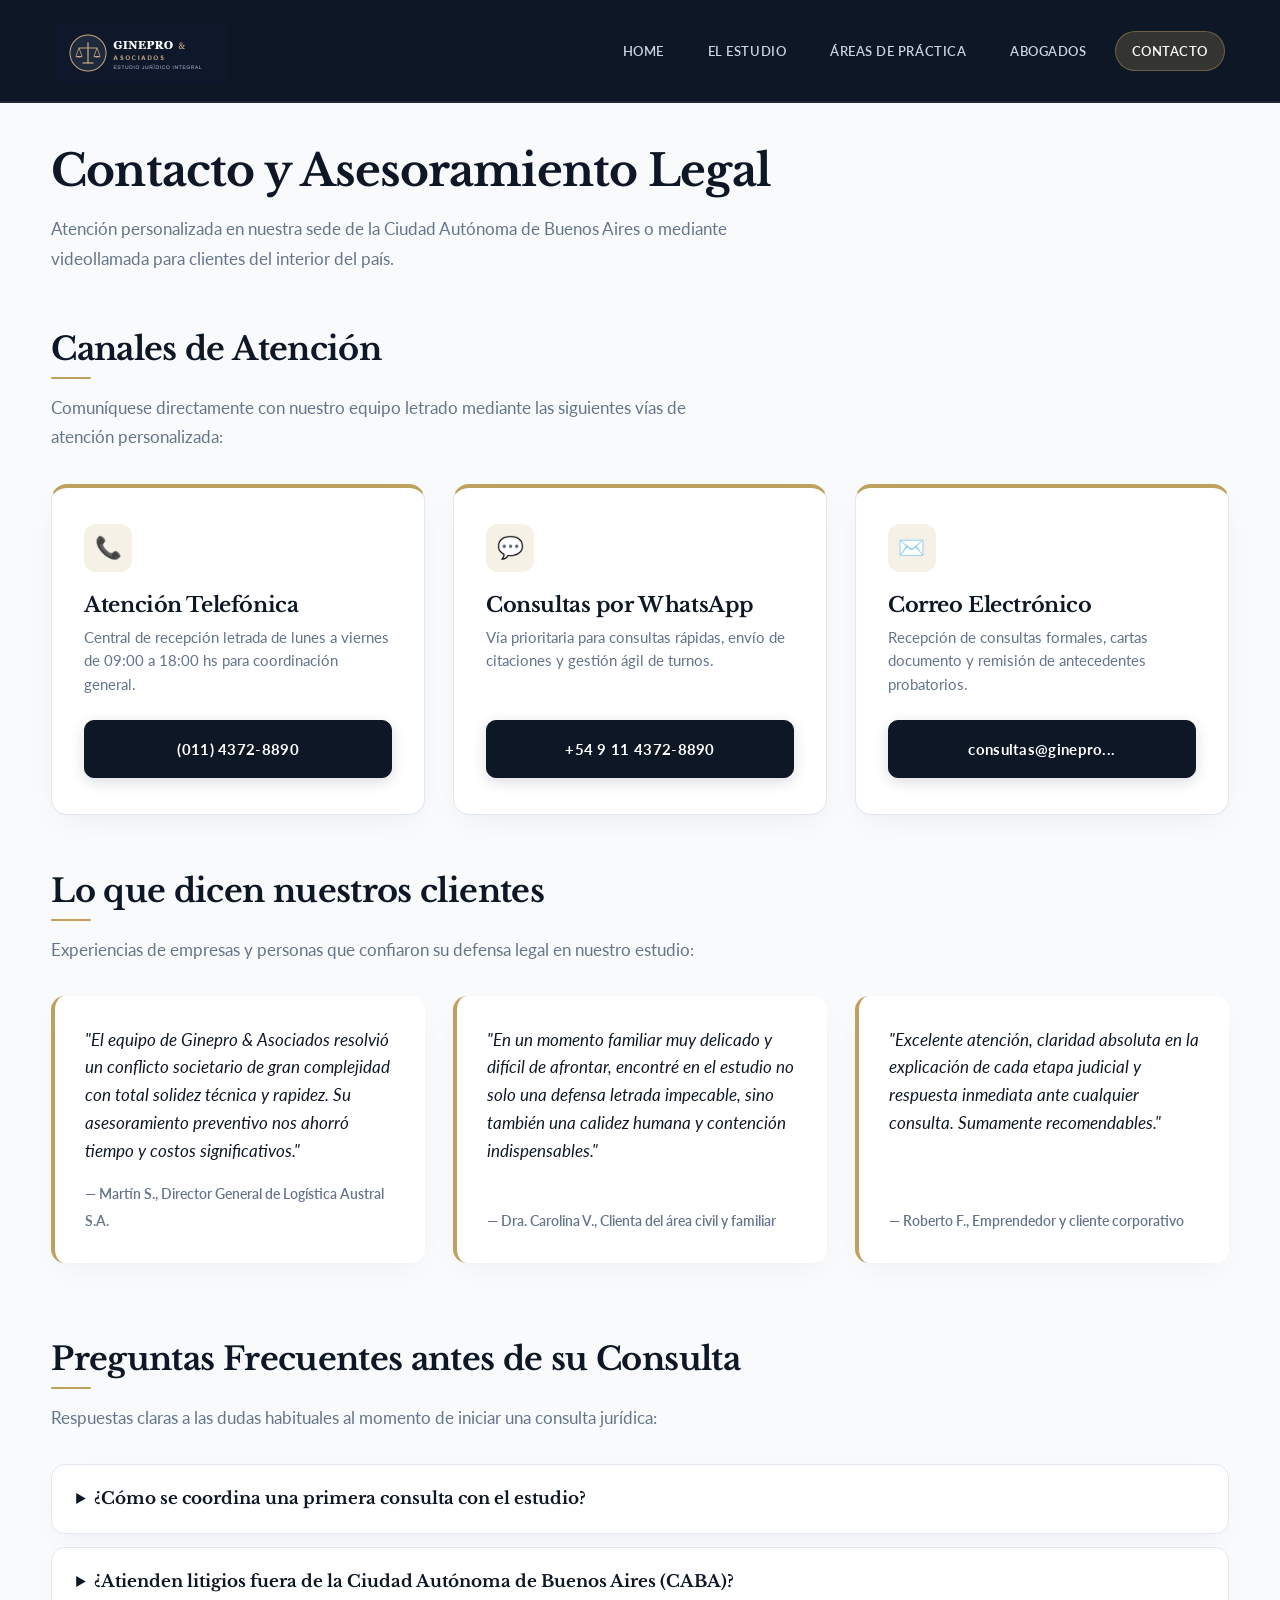
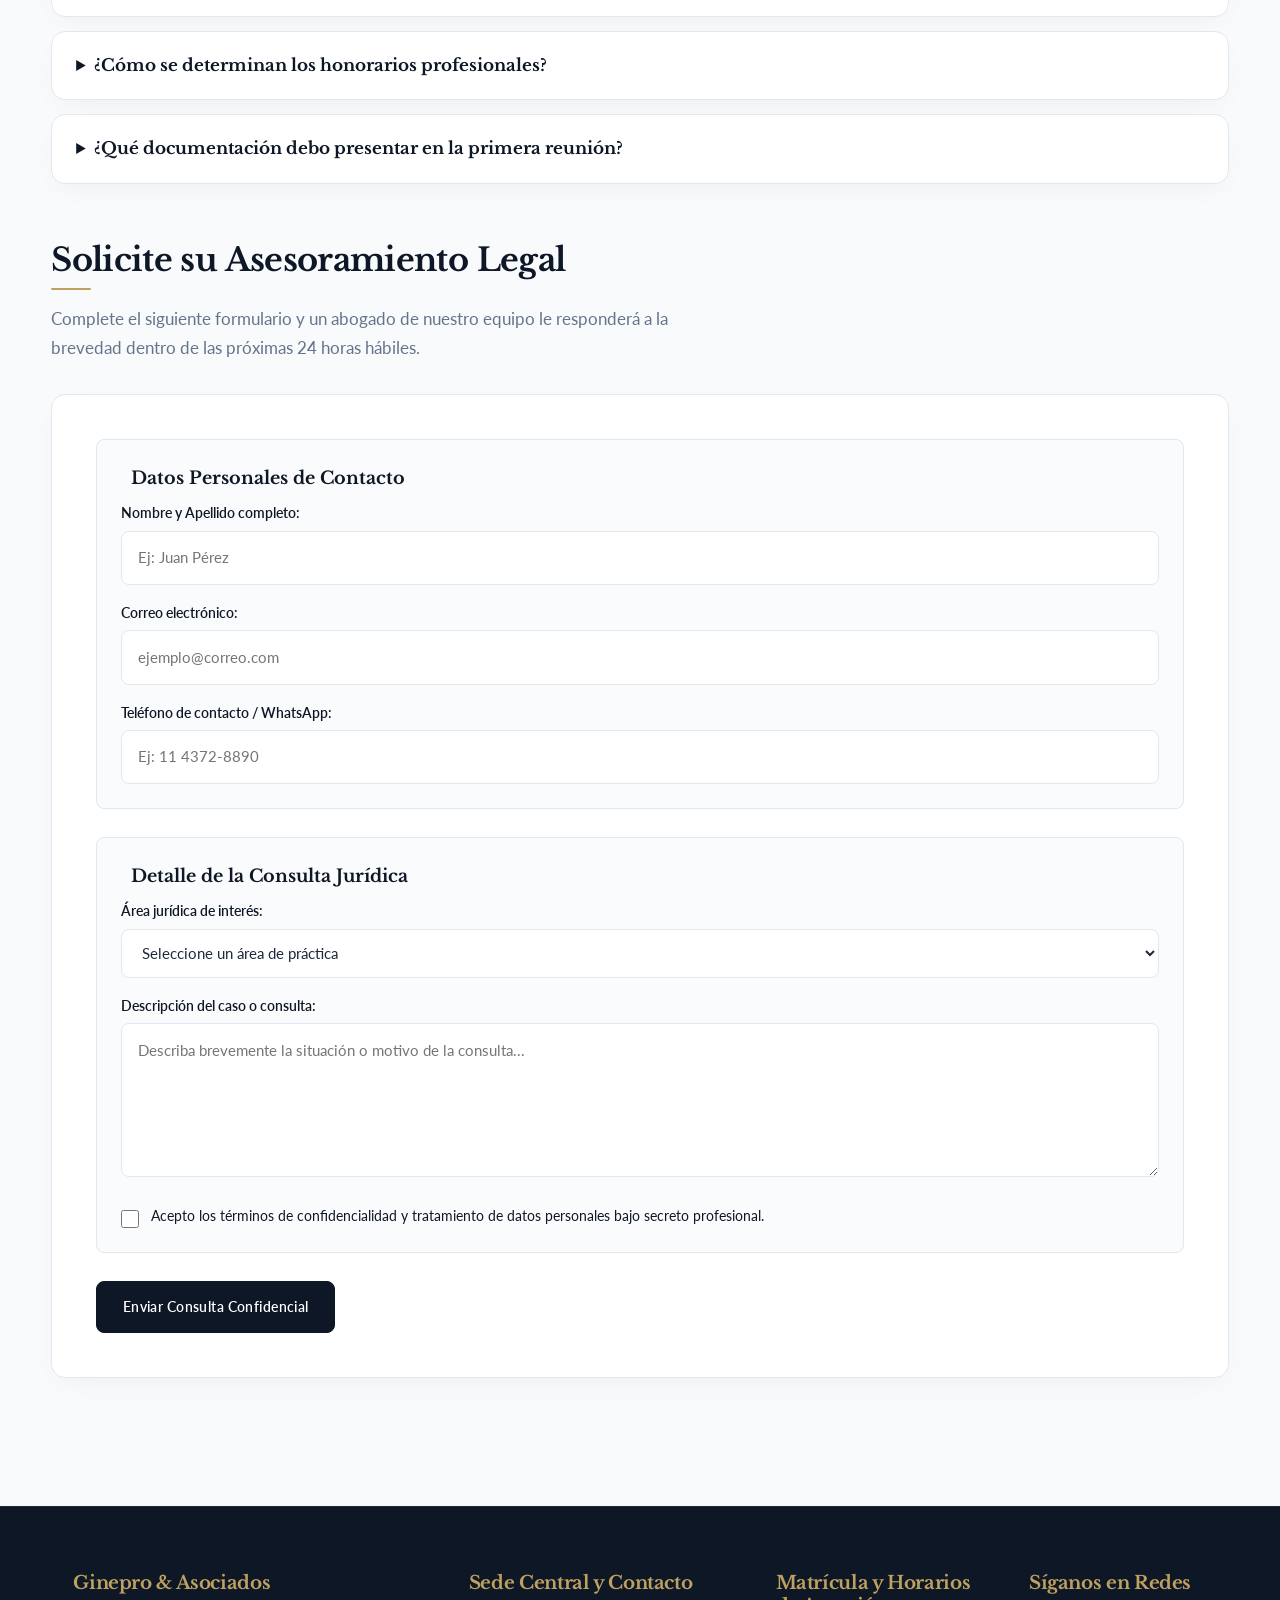
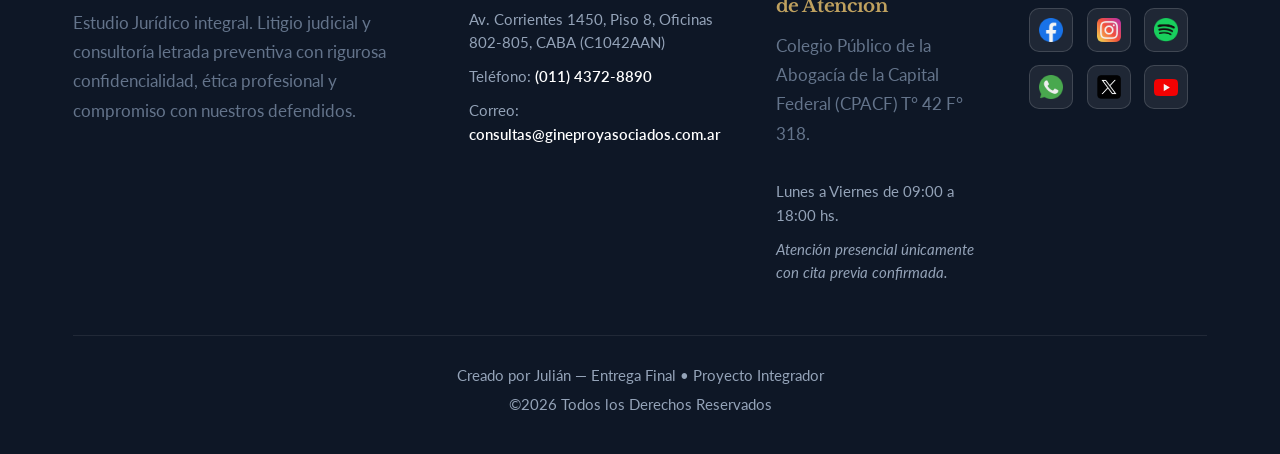
<file: pages/contacto.html>
<!DOCTYPE html>
<html lang="es">

<head>
    <meta charset="UTF-8">
    <meta name="viewport" content="width=device-width, initial-scale=1.0">
    <title>Ginepro &amp; Asociados | Contacto y Asesoramiento</title>
    <meta name="description"
        content="Póngase en contacto con Estudio Jurídico Ginepro &amp; Asociados. Solicite su consulta letrada en nuestra sede de Av. Corrientes o de forma virtual.">
    <!-- Google Fonts -->
    <link rel="preconnect" href="https://fonts.googleapis.com">
    <link rel="preconnect" href="https://fonts.gstatic.com" crossorigin>
    <link
        href="https://fonts.googleapis.com/css2?family=Lato:ital,wght@0,400;0,700;1,400&family=Libre+Baskerville:ital,wght@0,400;0,700;1,400&display=swap"
        rel="stylesheet">
    <!-- Bootstrap 5.3 CSS vía CDN -->
    <link href="https://cdn.jsdelivr.net/npm/bootstrap@5.3.3/dist/css/bootstrap.min.css" rel="stylesheet"
        integrity="sha384-QWTKZyjpPEjISv5WaRU9OFeRpok6YctnYmDr5pNlyT2bRjXh0JMhjY6hW+ALEwIH" crossorigin="anonymous">
    <!-- AOS CSS vía CDN -->
    <link rel="stylesheet" href="https://cdn.jsdelivr.net/npm/aos@2.3.4/dist/aos.css">
    <link rel="stylesheet" href="../css/styles.css">
</head>

<body>

    <!-- ENCABEZADO Y BARRA DE NAVEGACION BOOTSTRAP -->
    <header class="sticky-top">
        <nav class="navbar navbar-expand-lg custom-navbar" aria-label="Navegación principal">
            <div class="container-fluid px-lg-4">
                <a class="navbar-brand" href="../index.html" aria-label="Inicio - Estudio Jurídico Ginepro y Asociados">
                    <img src="../assets/logo.png" alt="Logotipo de Estudio Jurídico Ginepro y Asociados" width="180" height="52">
                </a>
                <button class="navbar-toggler" type="button" data-bs-toggle="collapse" data-bs-target="#navbarPrincipal"
                    aria-controls="navbarPrincipal" aria-expanded="false" aria-label="Alternar navegación">
                    <span class="navbar-toggler-icon"></span>
                </button>
                <div class="collapse navbar-collapse justify-content-end" id="navbarPrincipal">
                    <ul class="navbar-nav mb-2 mb-lg-0">
                        <li class="nav-item"><a class="nav-link" href="../index.html">Home</a></li>
                        <li class="nav-item"><a class="nav-link" href="./nosotros.html">El Estudio</a></li>
                        <li class="nav-item"><a class="nav-link" href="./areas.html">Áreas de Práctica</a></li>
                        <li class="nav-item"><a class="nav-link" href="./equipo.html">Abogados</a></li>
                        <li class="nav-item"><a class="nav-link active" aria-current="page" href="./contacto.html">Contacto</a></li>
                    </ul>
                </div>
            </div>
        </nav>
    </header>

    <!-- CONTENIDO PRINCIPAL -->
    <main>

        <section>
            <h1>Contacto y Asesoramiento Legal</h1>
            <p>Atención personalizada en nuestra sede de la Ciudad Autónoma de Buenos Aires o mediante videollamada para
                clientes del interior del país.</p>
        </section>

        <!-- VÍAS DIRECTAS DE COMUNICACIÓN (CANALES DE ATENCIÓN) -->
        <section>
            <h2>Canales de Atención</h2>
            <p>Comuníquese directamente con nuestro equipo letrado mediante las siguientes vías de atención personalizada:</p>

            <div class="canales-contacto-grid">
                
                <!-- CANAL 1: TELEFONICO -->
                <article class="card-canal">
                    <div>
                        <div class="canal-icono" aria-hidden="true">📞</div>
                        <h3>Atención Telefónica</h3>
                        <p>Central de recepción letrada de lunes a viernes de 09:00 a 18:00 hs para coordinación general.</p>
                    </div>
                    <a href="tel:+541143728890" class="btn-canal" aria-label="Llamar por teléfono al estudio">(011) 4372-8890</a>
                </article>

                <!-- CANAL 2: WHATSAPP -->
                <article class="card-canal">
                    <div>
                        <div class="canal-icono" aria-hidden="true">💬</div>
                        <h3>Consultas por WhatsApp</h3>
                        <p>Vía prioritaria para consultas rápidas, envío de citaciones y gestión ágil de turnos.</p>
                    </div>
                    <a href="https://wa.me/5491143728890" target="_blank" rel="noopener noreferrer" class="btn-canal" aria-label="Contactar por WhatsApp al estudio">+54 9 11 4372-8890</a>
                </article>

                <!-- CANAL 3: CORREO ELECTRONICO -->
                <article class="card-canal">
                    <div>
                        <div class="canal-icono" aria-hidden="true">✉️</div>
                        <h3>Correo Electrónico</h3>
                        <p>Recepción de consultas formales, cartas documento y remisión de antecedentes probatorios.</p>
                    </div>
                    <a href="mailto:consultas@gineproyasociados.com.ar" class="btn-canal" aria-label="Enviar correo electrónico al estudio">consultas@ginepro...</a>
                </article>

            </div>
        </section>

        <!-- SECCION TESTIMONIOS -->
        <section>
            <h2>Lo que dicen nuestros clientes</h2>
            <p>Experiencias de empresas y personas que confiaron su defensa legal en nuestro estudio:</p>

            <div>
                <!-- TESTIMONIO 1 -->
                <blockquote>
                    <p>"El equipo de Ginepro &amp; Asociados resolvió un conflicto societario de gran complejidad con
                        total solidez técnica y rapidez. Su asesoramiento preventivo nos ahorró tiempo y costos
                        significativos."</p>
                    <div>
                        <cite>&mdash; Martín S., Director General de Logística Austral S.A.</cite>
                    </div>
                </blockquote>

                <!-- TESTIMONIO 2 -->
                <blockquote>
                    <p>"En un momento familiar muy delicado y difícil de afrontar, encontré en el estudio no solo una
                        defensa letrada impecable, sino también una calidez humana y contención indispensables."</p>
                    <div>
                        <cite>&mdash; Dra. Carolina V., Clienta del área civil y familiar</cite>
                    </div>
                </blockquote>

                <!-- TESTIMONIO 3 -->
                <blockquote>
                    <p>"Excelente atención, claridad absoluta en la explicación de cada etapa judicial y respuesta
                        inmediata ante cualquier consulta. Sumamente recomendables."</p>
                    <div>
                        <cite>&mdash; Roberto F., Emprendedor y cliente corporativo</cite>
                    </div>
                </blockquote>
            </div>
        </section>

        <!-- SECCIÓN PREGUNTAS FRECUENTES -->
        <section>
            <h2>Preguntas Frecuentes antes de su Consulta</h2>
            <p>Respuestas claras a las dudas habituales al momento de iniciar una consulta jurídica:</p>

            <details>
                <summary>¿Cómo se coordina una primera consulta con el estudio?</summary>
                <p>Las consultas se gestionan exclusivamente con cita previa completando el formulario a continuación,
                    enviando un mensaje por WhatsApp o comunicándose telefónicamente a nuestra sede central.</p>
            </details>

            <details>
                <summary>¿Atienden litigios fuera de la Ciudad Autónoma de Buenos Aires (CABA)?</summary>
                <p>Sí. Brindamos patrocinio en los fueros de la Justicia Nacional y Federal en CABA, como así también en
                    los departamentos judiciales de la Provincia de Buenos Aires y en causas federales del interior del
                    país.</p>
            </details>

            <details>
                <summary>¿Cómo se determinan los honorarios profesionales?</summary>
                <p>Nuestros honorarios se pactan por escrito con total transparencia mediante convenio de honorarios
                    letrados, ajustados a la Ley de Aranceles Profesionales N° 27.423 y adaptados a la modalidad del
                    caso.</p>
            </details>

            <details>
                <summary>¿Qué documentación debo presentar en la primera reunión?</summary>
                <p>Se recomienda aportar documento de identidad (DNI), contratos, cartas documento o notificaciones
                    recibidas, recibos de sueldo o cualquier elemento probatorio pertinente para elaborar un diagnóstico
                    certero.</p>
            </details>
        </section>

        <!-- SECCIÓN FORMULARIO COMPLETO -->
        <section>
            <h2>Solicite su Asesoramiento Legal</h2>
            <p>Complete el siguiente formulario y un abogado de nuestro equipo le responderá a la brevedad dentro de las
                próximas 24 horas hábiles.</p>

            <form action="#" method="post">
                <fieldset>
                    <legend>Datos Personales de Contacto</legend>

                    <label for="nombre">Nombre y Apellido completo:</label>
                    <input type="text" id="nombre" name="nombre" placeholder="Ej: Juan Pérez" autocomplete="name"
                        required>

                    <label for="correo">Correo electrónico:</label>
                    <input type="email" id="correo" name="correo" placeholder="ejemplo@correo.com" autocomplete="email"
                        required>

                    <label for="telefono">Teléfono de contacto / WhatsApp:</label>
                    <input type="tel" id="telefono" name="telefono" placeholder="Ej: 11 4372-8890" autocomplete="tel"
                        required>
                </fieldset>

                <fieldset>
                    <legend>Detalle de la Consulta Jurídica</legend>

                    <label for="area-consulta">Área jurídica de interés:</label>
                    <select id="area-consulta" name="area_consulta" required>
                        <option value="" disabled selected>Seleccione un área de práctica</option>
                        <option value="civil">Derecho Civil y Comercial</option>
                        <option value="laboral">Derecho Laboral y ART</option>
                        <option value="familia">Derecho de Familia y Sucesiones</option>
                        <option value="corporativo">Derecho Corporativo y Empresas</option>
                        <option value="inmobiliario">Derecho Inmobiliario y Real Estate</option>
                        <option value="penal">Derecho Penal Económico</option>
                        <option value="otra">Otra consulta general</option>
                    </select>

                    <label for="mensaje">Descripción del caso o consulta:</label>
                    <textarea id="mensaje" name="mensaje" rows="5"
                        placeholder="Describa brevemente la situación o motivo de la consulta..." required></textarea>

                    <div>
                        <input type="checkbox" id="privacidad" name="privacidad" required>
                        <label for="privacidad">Acepto los términos de confidencialidad y tratamiento de datos
                            personales bajo secreto profesional.</label>
                    </div>
                </fieldset>

                <button type="submit" class="btn-estudio">Enviar Consulta Confidencial</button>
            </form>
        </section>

    </main>

    <!-- PIE DE PAGINA -->
    <footer>
        <div>
            <section>
                <h4>Ginepro &amp; Asociados</h4>
                <p>Estudio Jurídico integral. Litigio judicial y consultoría letrada preventiva con rigurosa
                    confidencialidad, ética profesional y compromiso con nuestros defendidos.</p>
            </section>

            <section>
                <h4>Sede Central y Contacto</h4>
                <address>
                    <p>Av. Corrientes 1450, Piso 8, Oficinas 802-805, CABA (C1042AAN)</p>
                    <p>Teléfono: <a href="tel:+541143728890">(011) 4372-8890</a></p>
                    <p>Correo: <a
                            href="mailto:consultas@gineproyasociados.com.ar">consultas@gineproyasociados.com.ar</a></p>
                </address>
            </section>

            <section>
                <h4>Matrícula y Horarios de Atención</h4>
                <p>Colegio Público de la Abogacía de la Capital Federal (CPACF) T° 42 F° 318.</p>
                <p>Lunes a Viernes de 09:00 a 18:00 hs.</p>
                <p><em>Atención presencial únicamente con cita previa confirmada.</em></p>
            </section>

            <section>
                <h4>Síganos en Redes</h4>
                <nav aria-label="Redes sociales">
                    <ul>
                        <li>
                            <a href="https://www.facebook.com/" target="_blank" rel="noopener noreferrer"
                                aria-label="Visitar nuestro perfil de Facebook">
                                <img src="../assets/facebook.png" alt="Ícono de Facebook" width="24" height="24">
                            </a>
                        </li>
                        <li>
                            <a href="https://www.instagram.com/" target="_blank" rel="noopener noreferrer"
                                aria-label="Visitar nuestro perfil de Instagram">
                                <img src="../assets/instagram.png" alt="Ícono de Instagram" width="24" height="24">
                            </a>
                        </li>
                        <li>
                            <a href="https://www.spotify.com/" target="_blank" rel="noopener noreferrer"
                                aria-label="Escuchar nuestro canal de Spotify">
                                <img src="../assets/spotify.png" alt="Ícono de Spotify" width="24" height="24">
                            </a>
                        </li>
                        <li>
                            <a href="https://wa.me/5491143728890" target="_blank" rel="noopener noreferrer"
                                aria-label="Escribir por WhatsApp al estudio">
                                <img src="../assets/whatsapp.png" alt="Ícono de WhatsApp" width="24" height="24">
                            </a>
                        </li>
                        <li>
                            <a href="https://x.com" target="_blank" rel="noopener noreferrer"
                                aria-label="Visitar nuestro perfil en X">
                                <img src="../assets/x.png" alt="Ícono de X" width="24" height="24">
                            </a>
                        </li>
                        <li>
                            <a href="https://www.youtube.com" target="_blank" rel="noopener noreferrer"
                                aria-label="Visitar nuestro canal de YouTube">
                                <img src="../assets/yt.png" alt="Ícono de YouTube" width="24" height="24">
                            </a>
                        </li>
                    </ul>
                </nav>
            </section>
        </div>

        <div>
            <p>Creado por Julián &mdash; Entrega Final &bull; Proyecto Integrador</p>
            <p>&copy;<span id="year"></span> Todos los Derechos Reservados</p>
        </div>
    </footer>

    <!-- Bootstrap 5.3 Bundle JS vía CDN -->
    <script src="https://cdn.jsdelivr.net/npm/bootstrap@5.3.3/dist/js/bootstrap.bundle.min.js"
        integrity="sha384-YvpcrYf0tY3lHB60NNkmXc5s9fDVZLESaAA55NDzOxhy9GkcIdslK1eN7N6jIeHz"
        crossorigin="anonymous"></script>
    <script>
        document.getElementById("year").textContent = new Date().getFullYear();
    </script>

</body>

</html>
</file>
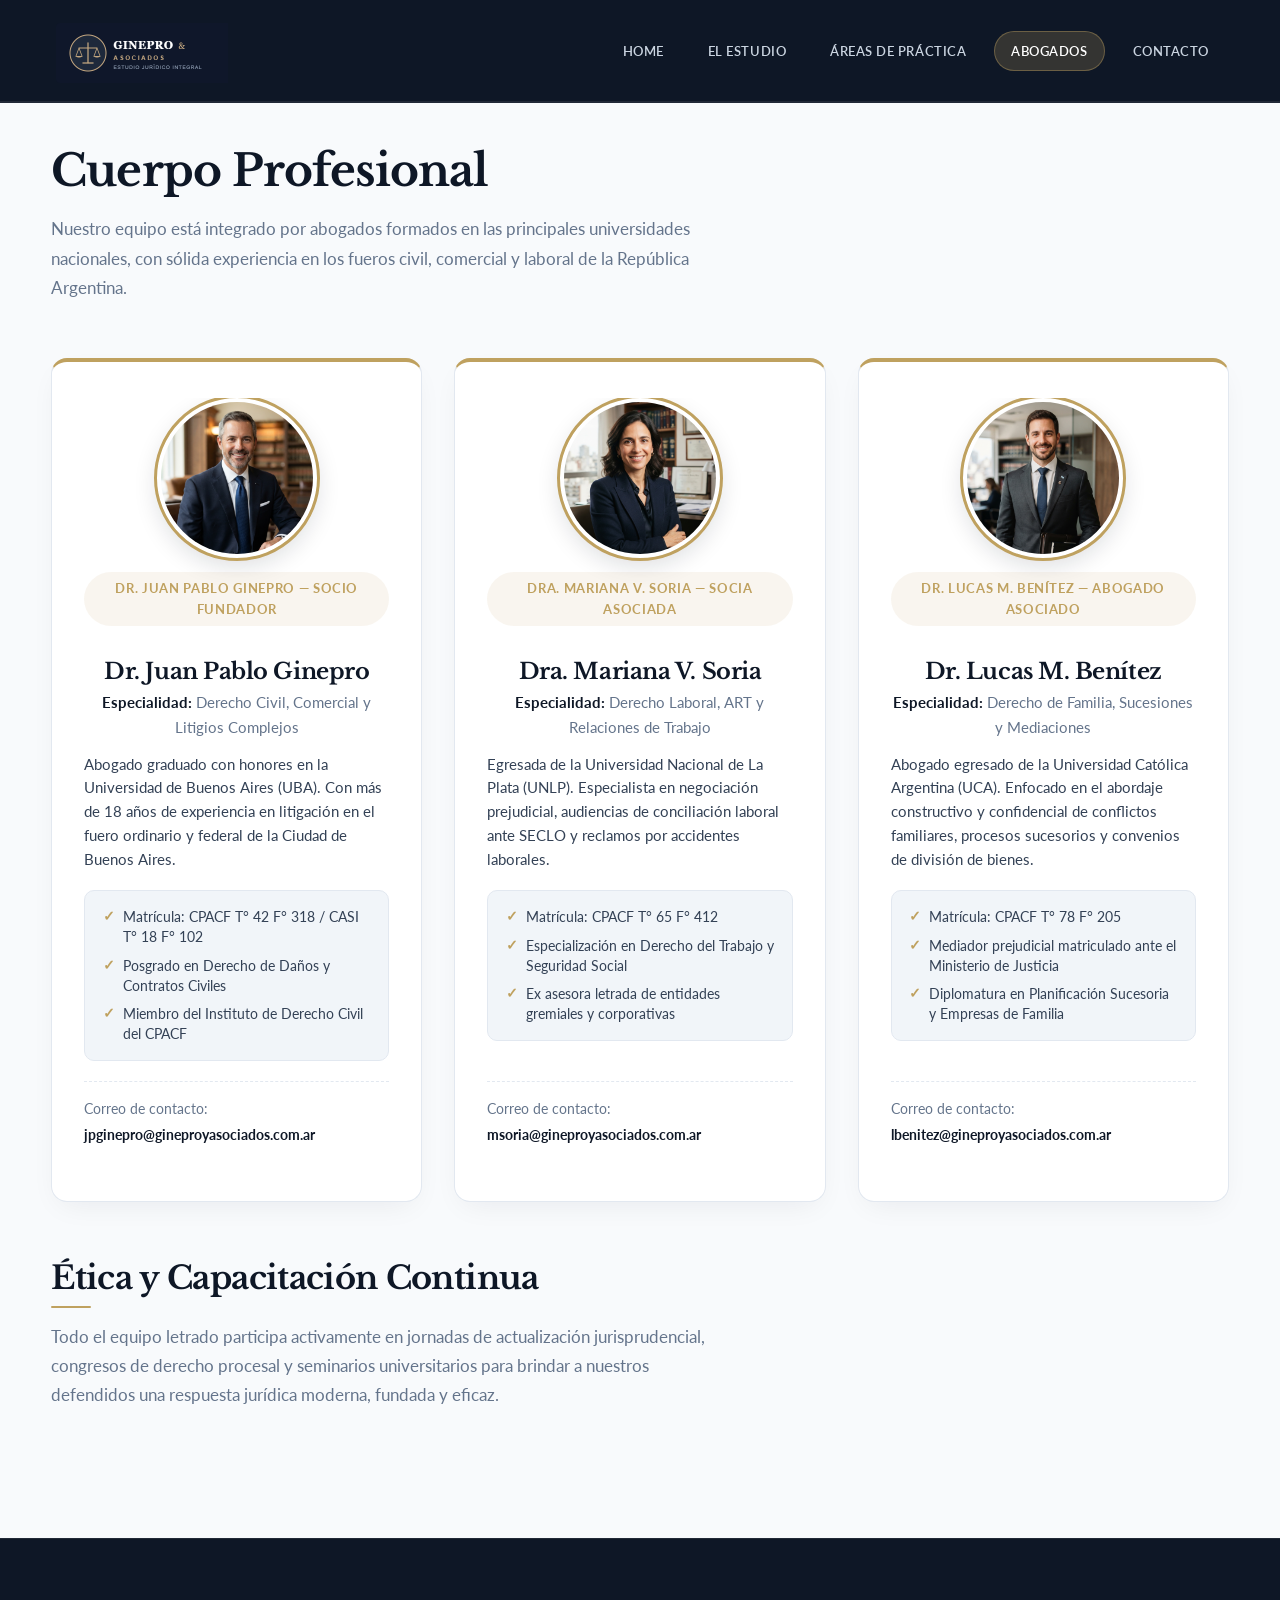
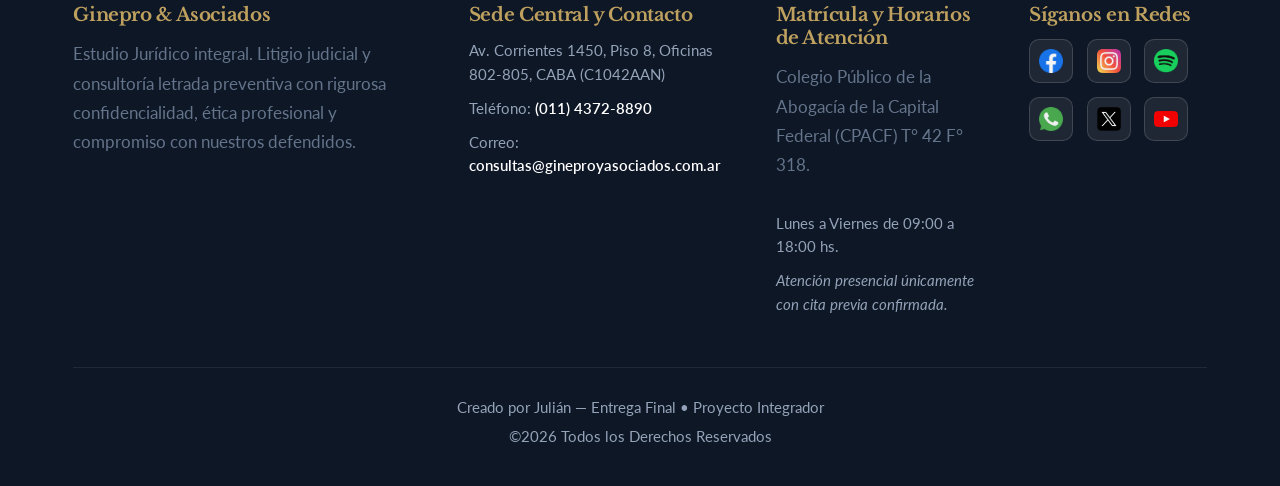
<file: pages/equipo.html>
<!DOCTYPE html>
<html lang="es">

<head>
    <meta charset="UTF-8">
    <meta name="viewport" content="width=device-width, initial-scale=1.0">
    <title>Ginepro &amp; Asociados | Nuestro Equipo de Abogados</title>
    <meta name="description"
        content="Conozca a los profesionales y abogados especialistas que integran el Estudio Jurídico Ginepro &amp; Asociados.">
    <!-- Google Fonts -->
    <link rel="preconnect" href="https://fonts.googleapis.com">
    <link rel="preconnect" href="https://fonts.gstatic.com" crossorigin>
    <link
        href="https://fonts.googleapis.com/css2?family=Lato:ital,wght@0,400;0,700;1,400&family=Libre+Baskerville:ital,wght@0,400;0,700;1,400&display=swap"
        rel="stylesheet">
    <!-- Bootstrap 5.3 CSS vía CDN -->
    <link href="https://cdn.jsdelivr.net/npm/bootstrap@5.3.3/dist/css/bootstrap.min.css" rel="stylesheet"
        integrity="sha384-QWTKZyjpPEjISv5WaRU9OFeRpok6YctnYmDr5pNlyT2bRjXh0JMhjY6hW+ALEwIH" crossorigin="anonymous">
    <!-- AOS CSS vía CDN -->
    <link rel="stylesheet" href="https://cdn.jsdelivr.net/npm/aos@2.3.4/dist/aos.css">
    <link rel="stylesheet" href="../css/styles.css">
</head>

<body>

    <!-- ENCABEZADO Y BARRA DE NAVEGACION BOOTSTRAP -->
    <header class="sticky-top">
        <nav class="navbar navbar-expand-lg custom-navbar" aria-label="Navegación principal">
            <div class="container-fluid px-lg-4">
                <a class="navbar-brand" href="../index.html" aria-label="Inicio - Estudio Jurídico Ginepro y Asociados">
                    <img src="../assets/logo.png" alt="Logotipo de Estudio Jurídico Ginepro y Asociados" width="180" height="52">
                </a>
                <button class="navbar-toggler" type="button" data-bs-toggle="collapse" data-bs-target="#navbarPrincipal"
                    aria-controls="navbarPrincipal" aria-expanded="false" aria-label="Alternar navegación">
                    <span class="navbar-toggler-icon"></span>
                </button>
                <div class="collapse navbar-collapse justify-content-end" id="navbarPrincipal">
                    <ul class="navbar-nav mb-2 mb-lg-0">
                        <li class="nav-item"><a class="nav-link" href="../index.html">Home</a></li>
                        <li class="nav-item"><a class="nav-link" href="./nosotros.html">El Estudio</a></li>
                        <li class="nav-item"><a class="nav-link" href="./areas.html">Áreas de Práctica</a></li>
                        <li class="nav-item"><a class="nav-link active" aria-current="page" href="./equipo.html">Abogados</a></li>
                        <li class="nav-item"><a class="nav-link" href="./contacto.html">Contacto</a></li>
                    </ul>
                </div>
            </div>
        </nav>
    </header>

    <!-- CONTENIDO PRINCIPAL -->
    <main>

        <section>
            <h1>Cuerpo Profesional</h1>
            <p>Nuestro equipo está integrado por abogados formados en las principales universidades nacionales, con
                sólida experiencia en los fueros civil, comercial y laboral de la República Argentina.</p>
        </section>

        <!-- TARJETAS DE PROFESIONALES EN 3 COLUMNAS SIMÉTRICAS -->
        <section>
            <div class="grid-abogados">

                <!-- ABOGADO 1 - SOCIO FUNDADOR -->
                <article class="card-abogado">
                    <figure>
                        <img src="../assets/equipo/abogado-1.png" alt="Retrato del Dr. Juan Pablo Ginepro" width="280"
                            height="280">
                        <figcaption>Dr. Juan Pablo Ginepro &mdash; Socio Fundador</figcaption>
                    </figure>
                    <header>
                        <h2>Dr. Juan Pablo Ginepro</h2>
                        <p><strong>Especialidad:</strong> Derecho Civil, Comercial y Litigios Complejos</p>
                    </header>
                    <p>Abogado graduado con honores en la Universidad de Buenos Aires (UBA). Con más de 18 años de
                        experiencia en litigación en el fuero ordinario y federal de la Ciudad de Buenos Aires.</p>
                    <ul>
                        <li>Matrícula: CPACF T° 42 F° 318 / CASI T° 18 F° 102</li>
                        <li>Posgrado en Derecho de Daños y Contratos Civiles</li>
                        <li>Miembro del Instituto de Derecho Civil del CPACF</li>
                    </ul>
                    <p>Correo de contacto: <a
                            href="mailto:jpginepro@gineproyasociados.com.ar">jpginepro@gineproyasociados.com.ar</a></p>
                </article>

                <!-- ABOGADA 2 - ASOCIADA SENIOR -->
                <article class="card-abogado">
                    <figure>
                        <img src="../assets/equipo/abogada-2.png" alt="Retrato de la Dra. Mariana V. Soria" width="280"
                            height="280">
                        <figcaption>Dra. Mariana V. Soria &mdash; Socia Asociada</figcaption>
                    </figure>
                    <header>
                        <h2>Dra. Mariana V. Soria</h2>
                        <p><strong>Especialidad:</strong> Derecho Laboral, ART y Relaciones de Trabajo</p>
                    </header>
                    <p>Egresada de la Universidad Nacional de La Plata (UNLP). Especialista en negociación prejudicial,
                        audiencias de conciliación laboral ante SECLO y reclamos por accidentes laborales.</p>
                    <ul>
                        <li>Matrícula: CPACF T° 65 F° 412</li>
                        <li>Especialización en Derecho del Trabajo y Seguridad Social</li>
                        <li>Ex asesora letrada de entidades gremiales y corporativas</li>
                    </ul>
                    <p>Correo de contacto: <a
                            href="mailto:msoria@gineproyasociados.com.ar">msoria@gineproyasociados.com.ar</a></p>
                </article>

                <!-- ABOGADO 3 - ASOCIADO -->
                <article class="card-abogado">
                    <figure>
                        <img src="../assets/equipo/abogado-3.png" alt="Retrato del Dr. Lucas M. Benítez" width="280"
                            height="280">
                        <figcaption>Dr. Lucas M. Benítez &mdash; Abogado Asociado</figcaption>
                    </figure>
                    <header>
                        <h2>Dr. Lucas M. Benítez</h2>
                        <p><strong>Especialidad:</strong> Derecho de Familia, Sucesiones y Mediaciones</p>
                    </header>
                    <p>Abogado egresado de la Universidad Católica Argentina (UCA). Enfocado en el abordaje constructivo
                        y confidencial de conflictos familiares, procesos sucesorios y convenios de división de bienes.
                    </p>
                    <ul>
                        <li>Matrícula: CPACF T° 78 F° 205</li>
                        <li>Mediador prejudicial matriculado ante el Ministerio de Justicia</li>
                        <li>Diplomatura en Planificación Sucesoria y Empresas de Familia</li>
                    </ul>
                    <p>Correo de contacto: <a
                            href="mailto:lbenitez@gineproyasociados.com.ar">lbenitez@gineproyasociados.com.ar</a></p>
                </article>

            </div>
        </section>

        <!-- COMPROMISO ETICO -->
        <section>
            <h2>Ética y Capacitación Continua</h2>
            <p>Todo el equipo letrado participa activamente en jornadas de actualización jurisprudencial, congresos de
                derecho procesal y seminarios universitarios para brindar a nuestros defendidos una respuesta jurídica
                moderna, fundada y eficaz.</p>
        </section>

    </main>

    <!-- PIE DE PAGINA -->
    <footer>
        <div>
            <section>
                <h4>Ginepro &amp; Asociados</h4>
                <p>Estudio Jurídico integral. Litigio judicial y consultoría letrada preventiva con rigurosa
                    confidencialidad, ética profesional y compromiso con nuestros defendidos.</p>
            </section>

            <section>
                <h4>Sede Central y Contacto</h4>
                <address>
                    <p>Av. Corrientes 1450, Piso 8, Oficinas 802-805, CABA (C1042AAN)</p>
                    <p>Teléfono: <a href="tel:+541143728890">(011) 4372-8890</a></p>
                    <p>Correo: <a
                            href="mailto:consultas@gineproyasociados.com.ar">consultas@gineproyasociados.com.ar</a></p>
                </address>
            </section>

            <section>
                <h4>Matrícula y Horarios de Atención</h4>
                <p>Colegio Público de la Abogacía de la Capital Federal (CPACF) T° 42 F° 318.</p>
                <p>Lunes a Viernes de 09:00 a 18:00 hs.</p>
                <p><em>Atención presencial únicamente con cita previa confirmada.</em></p>
            </section>

            <section>
                <h4>Síganos en Redes</h4>
                <nav aria-label="Redes sociales">
                    <ul>
                        <li>
                            <a href="https://www.facebook.com/" target="_blank" rel="noopener noreferrer"
                                aria-label="Visitar nuestro perfil de Facebook">
                                <img src="../assets/facebook.png" alt="Ícono de Facebook" width="24" height="24">
                            </a>
                        </li>
                        <li>
                            <a href="https://www.instagram.com/" target="_blank" rel="noopener noreferrer"
                                aria-label="Visitar nuestro perfil de Instagram">
                                <img src="../assets/instagram.png" alt="Ícono de Instagram" width="24" height="24">
                            </a>
                        </li>
                        <li>
                            <a href="https://www.spotify.com/" target="_blank" rel="noopener noreferrer"
                                aria-label="Escuchar nuestro canal de Spotify">
                                <img src="../assets/spotify.png" alt="Ícono de Spotify" width="24" height="24">
                            </a>
                        </li>
                        <li>
                            <a href="https://wa.me/5491143728890" target="_blank" rel="noopener noreferrer"
                                aria-label="Escribir por WhatsApp al estudio">
                                <img src="../assets/whatsapp.png" alt="Ícono de WhatsApp" width="24" height="24">
                            </a>
                        </li>
                        <li>
                            <a href="https://x.com" target="_blank" rel="noopener noreferrer"
                                aria-label="Visitar nuestro perfil en X">
                                <img src="../assets/x.png" alt="Ícono de X" width="24" height="24">
                            </a>
                        </li>
                        <li>
                            <a href="https://www.youtube.com" target="_blank" rel="noopener noreferrer"
                                aria-label="Visitar nuestro canal de YouTube">
                                <img src="../assets/yt.png" alt="Ícono de YouTube" width="24" height="24">
                            </a>
                        </li>
                    </ul>
                </nav>
            </section>
        </div>

        <div>
            <p>Creado por Julián &mdash; Entrega Final &bull; Proyecto Integrador</p>
            <p>&copy;<span id="year"></span> Todos los Derechos Reservados</p>
        </div>
    </footer>

    <!-- Bootstrap 5.3 Bundle JS vía CDN -->
    <script src="https://cdn.jsdelivr.net/npm/bootstrap@5.3.3/dist/js/bootstrap.bundle.min.js"
        integrity="sha384-YvpcrYf0tY3lHB60NNkmXc5s9fDVZLESaAA55NDzOxhy9GkcIdslK1eN7N6jIeHz"
        crossorigin="anonymous"></script>
    <script>
        document.getElementById("year").textContent = new Date().getFullYear();
    </script>

</body>

</html>
</file>
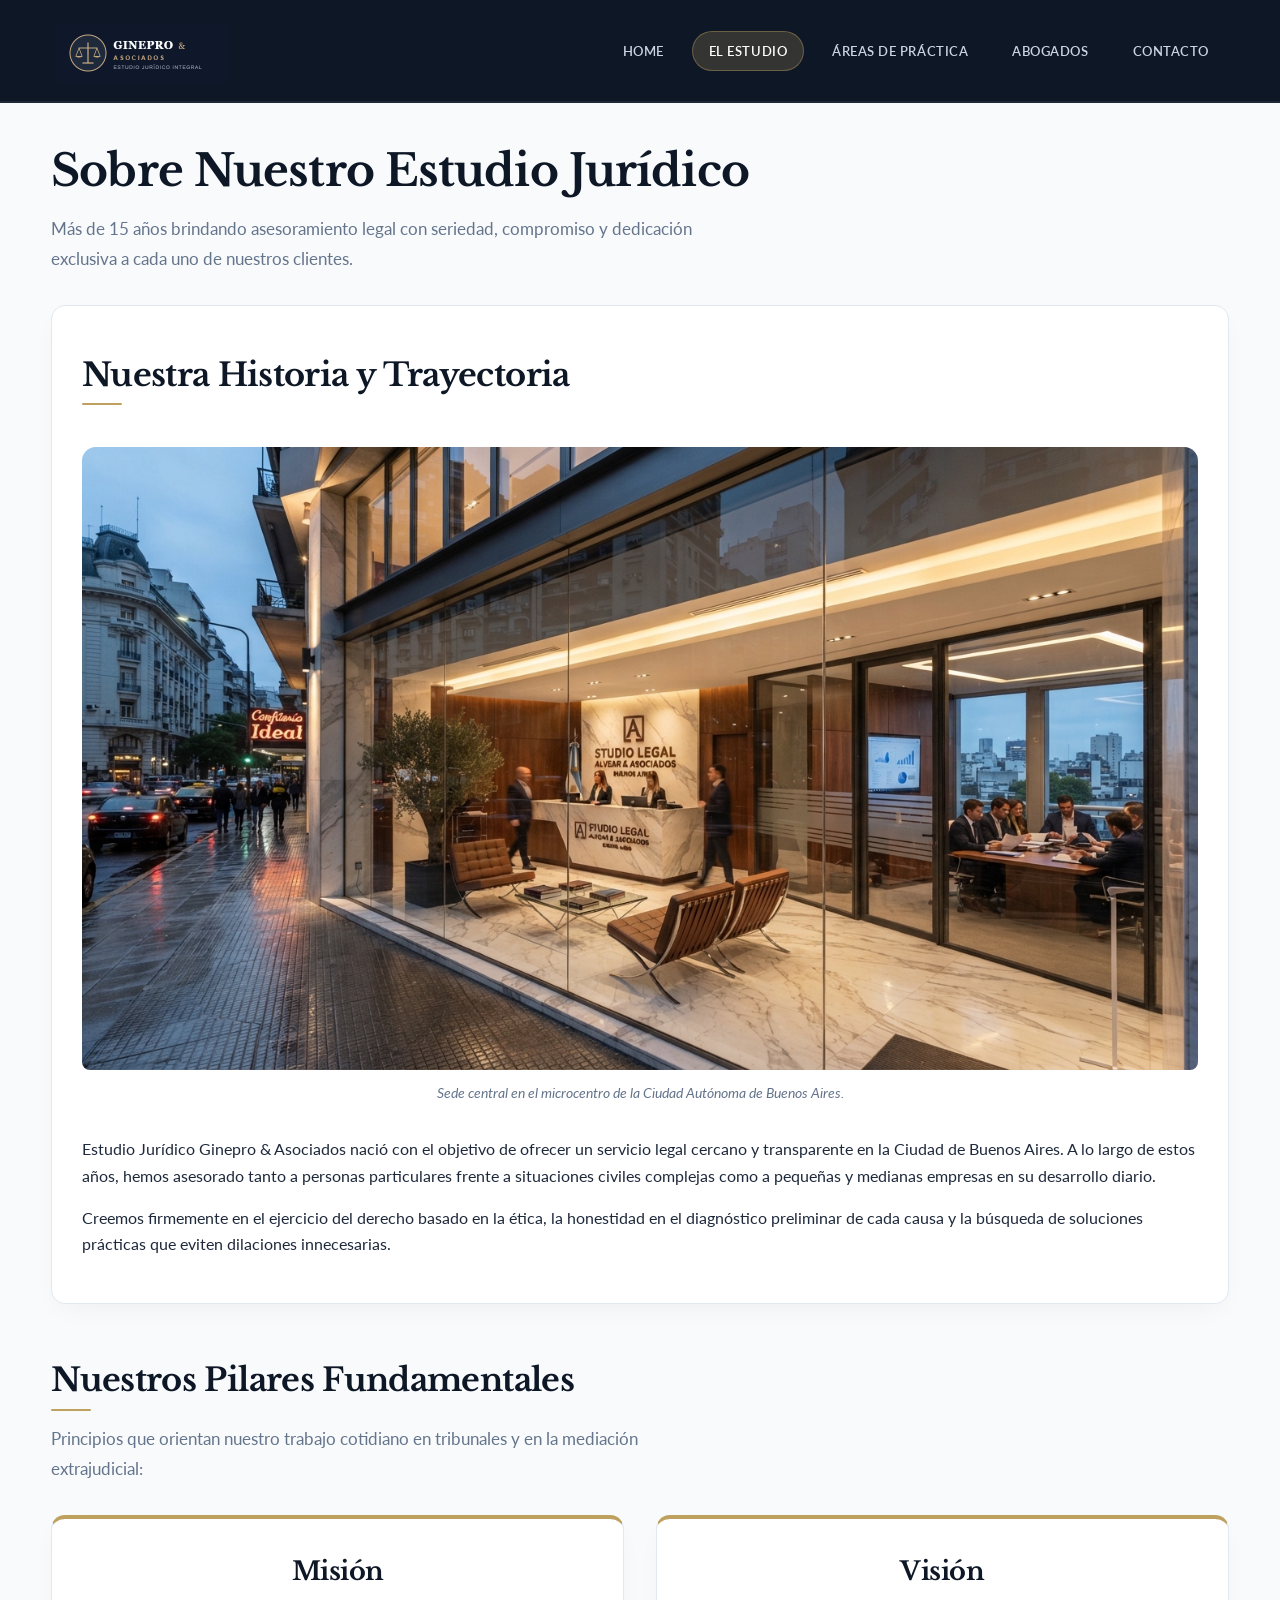
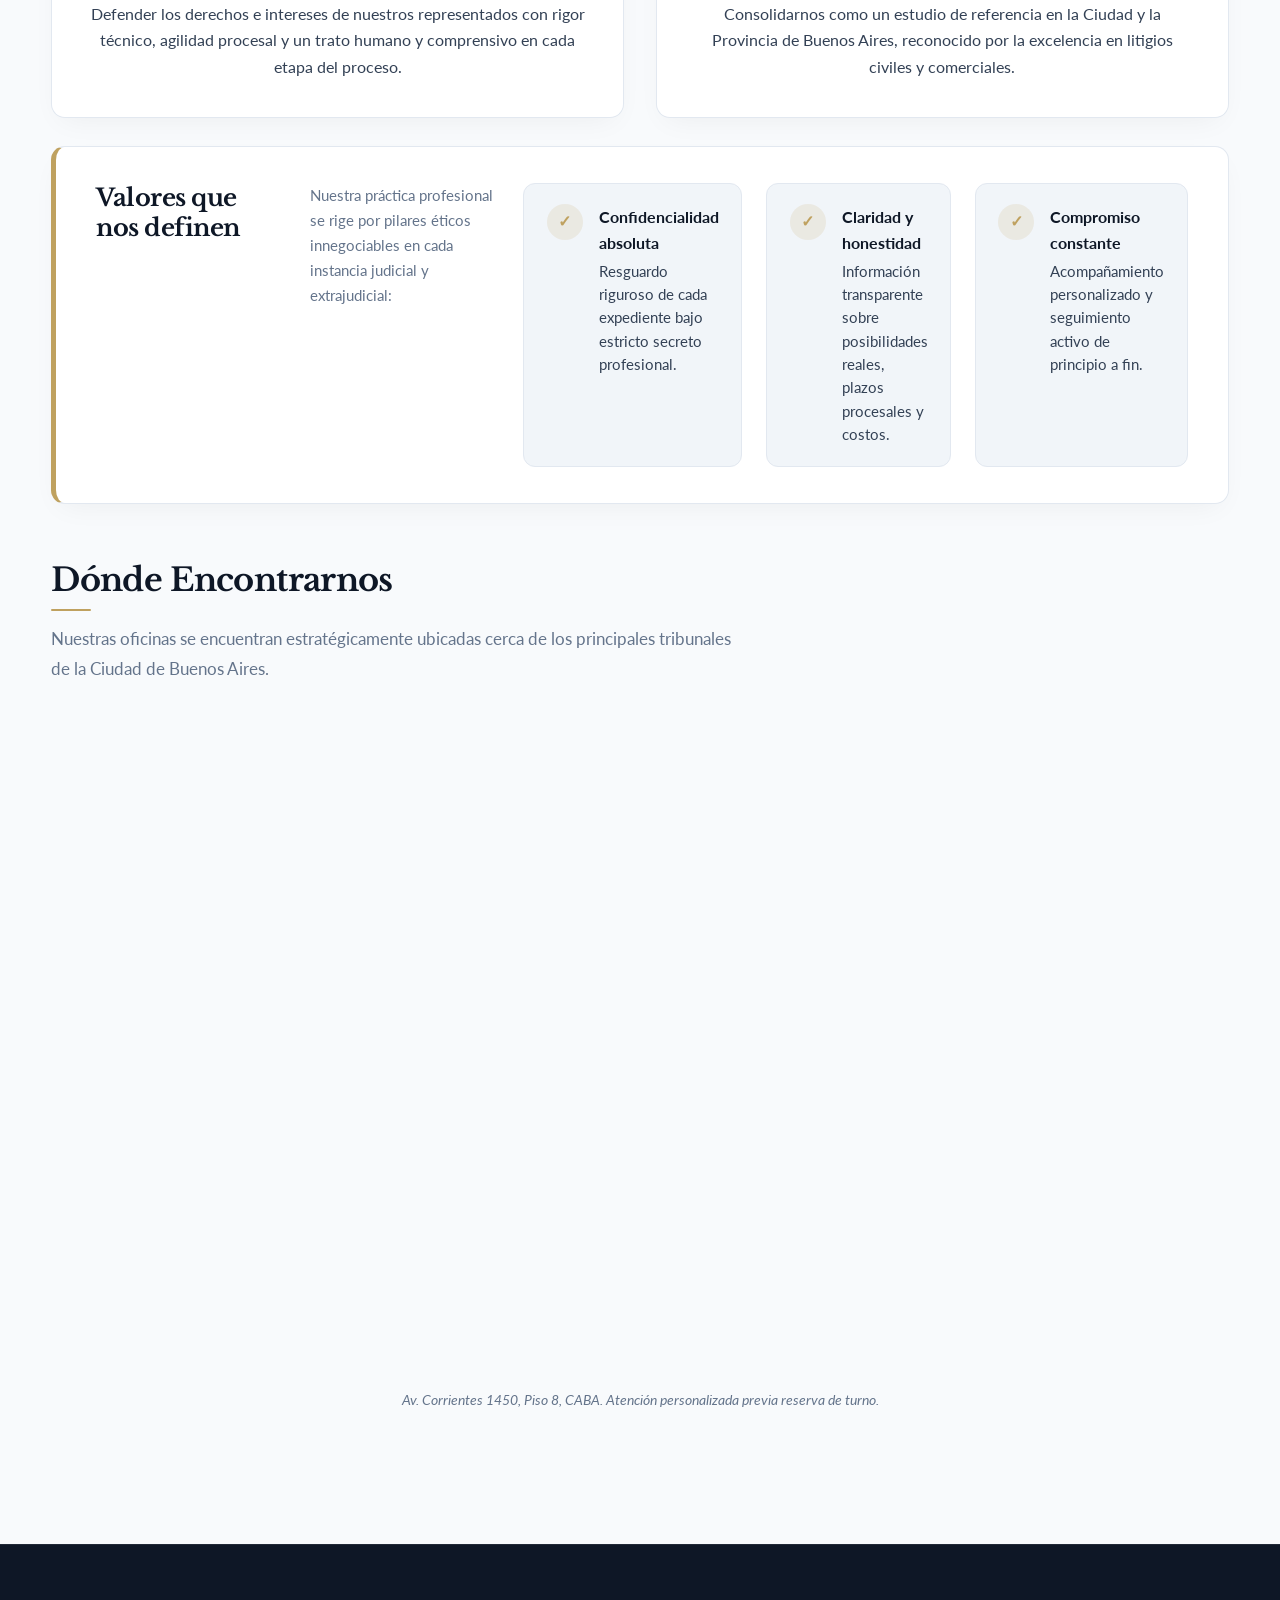
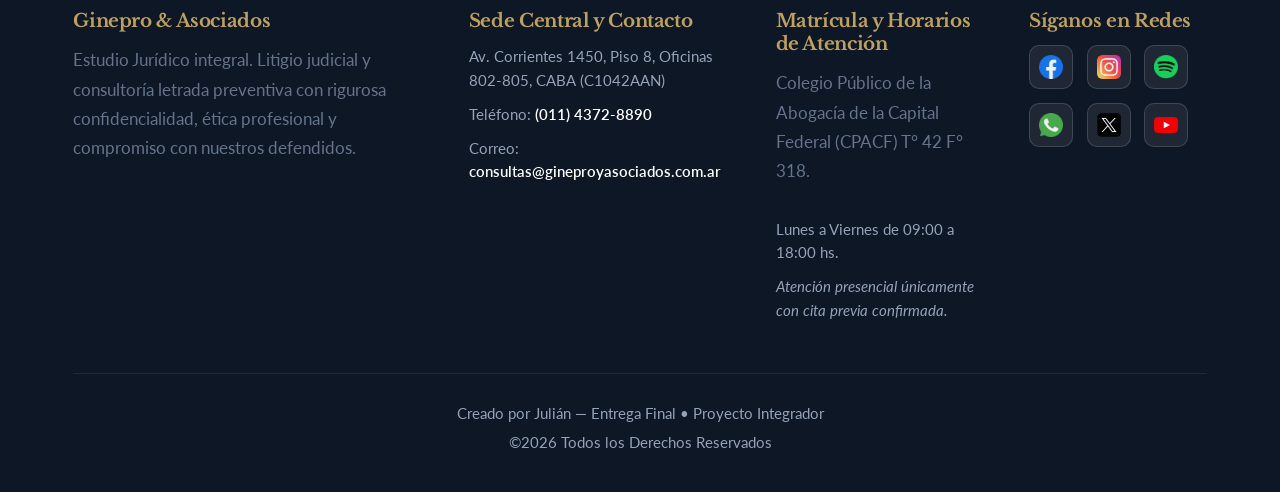
<file: pages/nosotros.html>
<!DOCTYPE html>
<html lang="es">

<head>
    <meta charset="UTF-8">
    <meta name="viewport" content="width=device-width, initial-scale=1.0">
    <title>Ginepro &amp; Asociados | El Estudio</title>
    <meta name="description"
        content="Conozca la historia, los valores y el compromiso profesional de Estudio Jurídico Ginepro &amp; Asociados en Buenos Aires.">
    <!-- Google Fonts -->
    <link rel="preconnect" href="https://fonts.googleapis.com">
    <link rel="preconnect" href="https://fonts.gstatic.com" crossorigin>
    <link
        href="https://fonts.googleapis.com/css2?family=Lato:ital,wght@0,400;0,700;1,400&family=Libre+Baskerville:ital,wght@0,400;0,700;1,400&display=swap"
        rel="stylesheet">
    <!-- Bootstrap 5.3 CSS vía CDN -->
    <link href="https://cdn.jsdelivr.net/npm/bootstrap@5.3.3/dist/css/bootstrap.min.css" rel="stylesheet"
        integrity="sha384-QWTKZyjpPEjISv5WaRU9OFeRpok6YctnYmDr5pNlyT2bRjXh0JMhjY6hW+ALEwIH" crossorigin="anonymous">
    <!-- AOS CSS vía CDN -->
    <link rel="stylesheet" href="https://cdn.jsdelivr.net/npm/aos@2.3.4/dist/aos.css">
    <link rel="stylesheet" href="../css/styles.css">
</head>

<body>

    <!-- ENCABEZADO Y BARRA DE NAVEGACION BOOTSTRAP -->
    <header class="sticky-top">
        <nav class="navbar navbar-expand-lg custom-navbar" aria-label="Navegación principal">
            <div class="container-fluid px-lg-4">
                <a class="navbar-brand" href="../index.html" aria-label="Inicio - Estudio Jurídico Ginepro y Asociados">
                    <img src="../assets/logo.png" alt="Logotipo de Estudio Jurídico Ginepro y Asociados" width="180"
                        height="52">
                </a>
                <button class="navbar-toggler" type="button" data-bs-toggle="collapse" data-bs-target="#navbarPrincipal"
                    aria-controls="navbarPrincipal" aria-expanded="false" aria-label="Alternar navegación">
                    <span class="navbar-toggler-icon"></span>
                </button>
                <div class="collapse navbar-collapse justify-content-end" id="navbarPrincipal">
                    <ul class="navbar-nav mb-2 mb-lg-0">
                        <li class="nav-item"><a class="nav-link" href="../index.html">Home</a></li>
                        <li class="nav-item"><a class="nav-link active" aria-current="page" href="./nosotros.html">El Estudio</a></li>
                        <li class="nav-item"><a class="nav-link" href="./areas.html">Áreas de Práctica</a></li>
                        <li class="nav-item"><a class="nav-link" href="./equipo.html">Abogados</a></li>
                        <li class="nav-item"><a class="nav-link" href="./contacto.html">Contacto</a></li>
                    </ul>
                </div>
            </div>
        </nav>
    </header>

    <!-- CONTENIDO PRINCIPAL -->
    <main>

        <!-- PRESENTACION INSTITUCIONAL -->
        <section>
            <h1>Sobre Nuestro Estudio Jurídico</h1>
            <p>Más de 15 años brindando asesoramiento legal con seriedad, compromiso y dedicación exclusiva a cada uno
                de nuestros clientes.</p>

            <article>
                <h2>Nuestra Historia y Trayectoria</h2>
                <figure>
                    <img src="../assets/contenido/estudio-oficinas.png"
                        alt="Oficinas principales del estudio jurídico Ginepro y Asociados" width="600" height="350">
                    <figcaption>Sede central en el microcentro de la Ciudad Autónoma de Buenos Aires.</figcaption>
                </figure>
                <p>Estudio Jurídico Ginepro &amp; Asociados nació con el objetivo de ofrecer un servicio legal cercano y
                    transparente en la Ciudad de Buenos Aires. A lo largo de estos años, hemos asesorado tanto a
                    personas particulares frente a situaciones civiles complejas como a pequeñas y medianas empresas en
                    su desarrollo diario.</p>
                <p>Creemos firmemente en el ejercicio del derecho basado en la ética, la honestidad en el diagnóstico
                    preliminar de cada causa y la búsqueda de soluciones prácticas que eviten dilaciones innecesarias.
                </p>
            </article>
        </section>

        <!-- MISION, VISION Y BLOQUE DE VALORES INTEGRAL -->
        <section>
            <h2>Nuestros Pilares Fundamentales</h2>
            <p>Principios que orientan nuestro trabajo cotidiano en tribunales y en la mediación extrajudicial:</p>

            <!-- Arriba: Misión y Visión en 2 columnas equilibradas -->
            <div class="pilares-grid">
                <article>
                    <h3>Misión</h3>
                    <p>Defender los derechos e intereses de nuestros representados con rigor técnico, agilidad procesal
                        y un trato humano y comprensivo en cada etapa del proceso.</p>
                </article>

                <article>
                    <h3>Visión</h3>
                    <p>Consolidarnos como un estudio de referencia en la Ciudad y la Provincia de Buenos Aires,
                        reconocido por la excelencia en litigios civiles y comerciales.</p>
                </article>
            </div>

            <!-- Abajo: Bloque contenedor elegante que engloba y destaca los valores -->
            <div class="bloque-valores-contenedor">
                <h3>Valores que nos definen</h3>
                <p>Nuestra práctica profesional se rige por pilares éticos innegociables en cada instancia judicial y extrajudicial:</p>

                <ul class="lista-valores-grid">
                    <li class="item-valor">
                        <span class="icono-valor">✓</span>
                        <div>
                            <strong>Confidencialidad absoluta</strong>
                            <p>Resguardo riguroso de cada expediente bajo estricto secreto profesional.</p>
                        </div>
                    </li>
                    <li class="item-valor">
                        <span class="icono-valor">✓</span>
                        <div>
                            <strong>Claridad y honestidad</strong>
                            <p>Información transparente sobre posibilidades reales, plazos procesales y costos.</p>
                        </div>
                    </li>
                    <li class="item-valor">
                        <span class="icono-valor">✓</span>
                        <div>
                            <strong>Compromiso constante</strong>
                            <p>Acompañamiento personalizado y seguimiento activo de principio a fin.</p>
                        </div>
                    </li>
                </ul>
            </div>
        </section>

        <!-- UBICACION Y MAPA -->
        <section>
            <h2>Dónde Encontrarnos</h2>
            <p>Nuestras oficinas se encuentran estratégicamente ubicadas cerca de los principales tribunales de la
                Ciudad de Buenos Aires.</p>

            <figure>
                <iframe
                    src="https://www.google.com/maps/embed?pb=!1m18!1m12!1m3!1d3283.9978151298283!2d-58.3898205256539!3d-34.60421675752215!2m3!1f0!2f0!3f0!3m2!1i1024!2i768!4f13.1!3m3!1m2!1s0x95bccac4204d87af%3A0xa4fdb3f3cb9caa09!2sAv.%20Corrientes%201450%2C%20C1042AAN%20Cdad.%20Aut%C3%B3noma%20de%20Buenos%20Aires!5e0!3m2!1ses!2sar!4v1790642415386!5m2!1ses!2sar"
                    width="600" height="400" style="border:0;" allowfullscreen="" loading="lazy"
                    referrerpolicy="strict-origin-when-cross-origin"
                    title="Ubicación de la sede central en Google Maps"></iframe>
                <figcaption>Av. Corrientes 1450, Piso 8, CABA. Atención personalizada previa reserva de turno.
                </figcaption>
            </figure>
        </section>

    </main>

    <!-- PIE DE PAGINA -->
    <footer>
        <div>
            <section>
                <h4>Ginepro &amp; Asociados</h4>
                <p>Estudio Jurídico integral. Litigio judicial y consultoría letrada preventiva con rigurosa
                    confidencialidad, ética profesional y compromiso con nuestros defendidos.</p>
            </section>

            <section>
                <h4>Sede Central y Contacto</h4>
                <address>
                    <p>Av. Corrientes 1450, Piso 8, Oficinas 802-805, CABA (C1042AAN)</p>
                    <p>Teléfono: <a href="tel:+541143728890">(011) 4372-8890</a></p>
                    <p>Correo: <a
                            href="mailto:consultas@gineproyasociados.com.ar">consultas@gineproyasociados.com.ar</a></p>
                </address>
            </section>

            <section>
                <h4>Matrícula y Horarios de Atención</h4>
                <p>Colegio Público de la Abogacía de la Capital Federal (CPACF) T° 42 F° 318.</p>
                <p>Lunes a Viernes de 09:00 a 18:00 hs.</p>
                <p><em>Atención presencial únicamente con cita previa confirmada.</em></p>
            </section>

            <section>
                <h4>Síganos en Redes</h4>
                <nav aria-label="Redes sociales">
                    <ul>
                        <li>
                            <a href="https://www.facebook.com/" target="_blank" rel="noopener noreferrer"
                                aria-label="Visitar nuestro perfil de Facebook">
                                <img src="../assets/facebook.png" alt="Ícono de Facebook" width="24" height="24">
                            </a>
                        </li>
                        <li>
                            <a href="https://www.instagram.com/" target="_blank" rel="noopener noreferrer"
                                aria-label="Visitar nuestro perfil de Instagram">
                                <img src="../assets/instagram.png" alt="Ícono de Instagram" width="24" height="24">
                            </a>
                        </li>
                        <li>
                            <a href="https://www.spotify.com/" target="_blank" rel="noopener noreferrer"
                                aria-label="Escuchar nuestro canal de Spotify">
                                <img src="../assets/spotify.png" alt="Ícono de Spotify" width="24" height="24">
                            </a>
                        </li>
                        <li>
                            <a href="https://wa.me/5491143728890" target="_blank" rel="noopener noreferrer"
                                aria-label="Escribir por WhatsApp al estudio">
                                <img src="../assets/whatsapp.png" alt="Ícono de WhatsApp" width="24" height="24">
                            </a>
                        </li>
                        <li>
                            <a href="https://x.com" target="_blank" rel="noopener noreferrer"
                                aria-label="Visitar nuestro perfil en X">
                                <img src="../assets/x.png" alt="Ícono de X" width="24" height="24">
                            </a>
                        </li>
                        <li>
                            <a href="https://www.youtube.com" target="_blank" rel="noopener noreferrer"
                                aria-label="Visitar nuestro canal de YouTube">
                                <img src="../assets/yt.png" alt="Ícono de YouTube" width="24" height="24">
                            </a>
                        </li>
                    </ul>
                </nav>
            </section>
        </div>

        <div>
            <p>Creado por Julián &mdash; Entrega Final &bull; Proyecto Integrador</p>
            <p>&copy;<span id="year"></span> Todos los Derechos Reservados</p>
        </div>
    </footer>

    <!-- Bootstrap 5.3 Bundle JS vía CDN -->
    <script src="https://cdn.jsdelivr.net/npm/bootstrap@5.3.3/dist/js/bootstrap.bundle.min.js"
        integrity="sha384-YvpcrYf0tY3lHB60NNkmXc5s9fDVZLESaAA55NDzOxhy9GkcIdslK1eN7N6jIeHz"
        crossorigin="anonymous"></script>
    <script>
        document.getElementById("year").textContent = new Date().getFullYear();
    </script>

</body>

</html>
</file>
<file: css/styles.css>
/* Reset universal */
*,
*::before,
*::after {
  margin: 0;
  padding: 0;
  box-sizing: border-box;
}

/* Tokens y variables de diseño */
:root {
  --color-primario: #0e1726;
  --color-primario-suave: #162238;
  --color-secundario: #bfa15f;
  --color-secundario-hover: #a88949;
  --color-acento-luz: #dfcca0;

  --color-fondo: #f8fafc;
  --color-superficie: #ffffff;
  --color-superficie-alt: #f1f5f9;

  --color-texto: #1e293b;
  --color-texto-suave: #64748b;
  --color-texto-inverso: #ffffff;
  --color-borde: #e2e8f0;

  --fuente-titulos: "Libre Baskerville", Georgia, "Times New Roman", serif;
  --fuente-cuerpo: Lato, -apple-system, BlinkMacSystemFont, "Segoe UI", Roboto, Helvetica, Arial, sans-serif;

  --espacio-xs: 0.5rem;
  --espacio-sm: 1rem;
  --espacio-md: 1.5rem;
  --espacio-lg: 2.25rem;
  --espacio-xl: 3.5rem;

  --sombra-tarjeta: 0 10px 30px -10px rgba(15, 23, 42, 0.06);
  --sombra-hover: 0 20px 35px -12px rgba(15, 23, 42, 0.12);
  --radio-borde: 14px;
  --transicion: all 0.3s cubic-bezier(0.16, 1, 0.3, 1);
}

/* Base HTML y Body */
html {
  font-size: 100%;
  scroll-behavior: smooth;
}

body {
  font-family: var(--fuente-cuerpo);
  font-size: 1rem;
  line-height: 1.65;
  color: var(--color-texto);
  background-color: var(--color-fondo);
  -webkit-font-smoothing: antialiased;
  min-height: 100vh;
  display: flex;
  flex-direction: column;
}

img,
iframe {
  max-width: 100%;
  height: auto;
  display: block;
}

/* Tipografía de encabezados */
h1,
h2,
h3,
h4,
h5,
h6 {
  font-family: var(--fuente-titulos);
  color: var(--color-primario);
  line-height: 1.25;
  font-weight: 700;
  letter-spacing: -0.02em;
}

h1 {
  font-size: 2.25rem;
  margin-bottom: 1rem;
}

h2 {
  font-size: 1.65rem;
  margin-top: 1.2rem;
  margin-bottom: 0.85rem;
  position: relative;
  padding-bottom: 0.65rem;
}

h2::after {
  content: "";
  position: absolute;
  left: 0;
  bottom: 0;
  width: 40px;
  height: 2px;
  background-color: var(--color-secundario);
  border-radius: 2px;
  transform-origin: left;
  transition: transform 0.4s ease;
}

h2:hover::after {
  transform: scaleX(1.4);
}

h3 {
  font-size: 1.25rem;
  margin-bottom: 0.5rem;
}

p {
  margin-bottom: 1rem;
  color: var(--color-texto);
}

/* Enlaces globales con transiciones sobre transform y color */
a {
  color: var(--color-primario);
  text-decoration: none;
  transition: color 0.25s ease, transform 0.25s ease;
}

a:hover,
a:focus {
  color: var(--color-secundario);
}

a:active {
  color: var(--color-secundario-hover);
}

/* Header y Barra de navegacion Bootstrap personalizada */
header {
  background-color: var(--color-primario);
  border-bottom: 1px solid rgba(255, 255, 255, 0.08);
  position: sticky;
  top: 0;
  z-index: 1050;
  backdrop-filter: blur(12px);
  width: 100%;
}

.custom-navbar {
  background-color: var(--color-primario) !important;
  border-bottom: 1px solid rgba(255, 255, 255, 0.08);
  padding: 0.85rem 1.75rem !important;
  backdrop-filter: blur(12px);
  width: 100%;
}

/* Logo con tamaño destacado y visible */
.custom-navbar .navbar-brand img,
.navbar-brand img,
header a img {
  height: 64px !important;
  width: auto !important;
  max-height: 70px !important;
  object-fit: contain;
  display: block;
  transition: transform 0.35s cubic-bezier(0.34, 1.56, 0.64, 1);
}

.custom-navbar .navbar-brand:hover img {
  transform: scale(1.03);
}

.custom-navbar .navbar-nav {
  display: flex;
  align-items: center;
  gap: 0.35rem;
}

/* Enlaces de menú con transición fluida (opacity y transform) */
.custom-navbar .nav-link {
  color: #cbd5e1 !important;
  font-weight: 600;
  font-size: 0.84rem;
  letter-spacing: 0.04em;
  text-transform: uppercase;
  padding: 0.5rem 1rem !important;
  border-radius: 999px;
  transition: color 0.25s ease, background-color 0.25s ease, transform 0.25s ease;
  margin: 0.15rem 0.2rem;
}

.custom-navbar .nav-link:hover,
.custom-navbar .nav-link:focus {
  color: var(--color-texto-inverso) !important;
  background-color: rgba(255, 255, 255, 0.08);
  transform: translateY(-2px);
}

.custom-navbar .nav-link:active {
  background-color: rgba(191, 161, 95, 0.3);
  transform: scale(0.96);
}

.custom-navbar .nav-link.active,
.custom-navbar .nav-link[aria-current="page"] {
  color: var(--color-texto-inverso) !important;
  background-color: rgba(191, 161, 95, 0.22);
  border: 1px solid rgba(191, 161, 95, 0.4);
}

.custom-navbar .navbar-toggler {
  border-color: rgba(191, 161, 95, 0.5);
  padding: 0.45rem 0.75rem;
  border-radius: 8px;
  transition: transform 0.25s ease, box-shadow 0.25s ease;
}

.custom-navbar .navbar-toggler:focus {
  outline: none;
  box-shadow: 0 0 0 3px rgba(191, 161, 95, 0.25);
  transform: scale(1.02);
}

.custom-navbar .navbar-toggler-icon {
  filter: invert(0.85) sepia(0.2) hue-rotate(5deg);
}

/* Contenedor principal */
main {
  width: 92%;
  max-width: 1200px;
  margin: 2.5rem auto 4.5rem auto;
  flex-grow: 1;
}

section {
  margin-bottom: var(--espacio-xl);
}

section > p:first-of-type {
  font-size: 1.08rem;
  color: var(--color-texto-suave);
  line-height: 1.7;
  margin-bottom: 2rem;
  max-width: 68ch;
}

/* Tarjetas y artículos generales con hover mediante transform */
article {
  background-color: var(--color-superficie);
  border: 1px solid var(--color-borde);
  border-radius: var(--radio-borde);
  padding: 1.85rem;
  box-shadow: var(--sombra-tarjeta);
  transition: transform 0.3s cubic-bezier(0.16, 1, 0.3, 1), box-shadow 0.3s ease, border-color 0.3s ease;
  display: flex;
  flex-direction: column;
  justify-content: space-between;
}

article:hover {
  box-shadow: var(--sombra-hover);
  border-color: #cbd5e1;
  transform: translateY(-3px);
}

/* Animación propia de entrada: @keyframes con 4 pasos */
@keyframes entradaSuave {
  0% {
    opacity: 0;
    transform: translateY(20px) scale(0.98);
  }
  40% {
    opacity: 0.6;
    transform: translateY(8px) scale(0.99);
  }
  75% {
    opacity: 0.9;
    transform: translateY(-2px) scale(1.005);
  }
  100% {
    opacity: 1;
    transform: translateY(0) scale(1);
  }
}

/* Animación de pulso dorado institucional para elementos destacados */
@keyframes pulsoBadge {
  0% {
    transform: scale(1);
    opacity: 1;
  }
  50% {
    transform: scale(1.05);
    opacity: 0.9;
  }
  100% {
    transform: scale(1);
    opacity: 1;
  }
}

.animacion-entrada {
  animation: entradaSuave 0.65s cubic-bezier(0.16, 1, 0.3, 1) both;
}

/* Hero card con animación de entrada inicial */
.seccion-hero article {
  animation: entradaSuave 0.7s cubic-bezier(0.16, 1, 0.3, 1) both;
}

/* Carousel de Bootstrap para galería */
.carousel-estudio {
  width: 100% !important;
  border-radius: 16px;
  overflow: hidden;
  box-shadow: 0 16px 40px -12px rgba(14, 23, 38, 0.22);
  border: 1px solid var(--color-borde);
  background-color: var(--color-primario);
  position: relative;
}

.carousel-estudio .carousel-inner {
  width: 100% !important;
}

.carousel-estudio .carousel-item {
  height: 480px !important;
  background-color: var(--color-primario);
  position: relative;
}

.carousel-estudio .carousel-item img {
  width: 100% !important;
  max-width: 100% !important;
  min-width: 100% !important;
  height: 100% !important;
  object-fit: cover !important;
  object-position: center;
  filter: brightness(0.85);
  display: block;
  transition: transform 0.8s ease;
}

.carousel-estudio:hover .carousel-item.active img {
  transform: scale(1.02);
}

.carousel-estudio .carousel-caption {
  background: linear-gradient(to top, rgba(14, 23, 38, 0.95) 0%, rgba(14, 23, 38, 0.6) 65%, transparent 100%);
  border-radius: 0 0 16px 16px;
  padding: 2.5rem 2rem 1.75rem 2rem !important;
  left: 0 !important;
  right: 0 !important;
  bottom: 0 !important;
  text-align: center !important;
  width: 100% !important;
}

.carousel-estudio .carousel-caption h3 {
  font-family: var(--fuente-titulos);
  color: var(--color-acento-luz);
  font-size: 1.55rem;
  margin-bottom: 0.35rem;
  letter-spacing: -0.01em;
}

.carousel-estudio .carousel-caption p {
  color: #e2e8f0;
  font-size: 0.96rem;
  margin-bottom: 0;
  max-width: 60ch;
  margin-left: auto;
  margin-right: auto;
}

.carousel-estudio .carousel-indicators button {
  background-color: var(--color-secundario);
  height: 4px;
  border-radius: 2px;
  opacity: 0.5;
  transition: opacity 0.3s ease, transform 0.3s ease;
  border: none;
}

.carousel-estudio .carousel-indicators .active {
  opacity: 1;
  background-color: var(--color-acento-luz);
  width: 38px;
  transform: scaleY(1.2);
}

.carousel-estudio .carousel-control-prev-icon,
.carousel-estudio .carousel-control-next-icon {
  background-color: rgba(14, 23, 38, 0.7);
  border-radius: 50%;
  padding: 1.35rem;
  background-size: 50%;
  border: 1px solid rgba(191, 161, 95, 0.45);
  transition: transform 0.25s ease, background-color 0.25s ease;
}

.carousel-estudio .carousel-control-prev:hover .carousel-control-prev-icon {
  transform: scale(1.08) translateX(-2px);
  background-color: var(--color-secundario);
  border-color: var(--color-secundario);
  filter: invert(1);
}

.carousel-estudio .carousel-control-next:hover .carousel-control-next-icon {
  transform: scale(1.08) translateX(2px);
  background-color: var(--color-secundario);
  border-color: var(--color-secundario);
  filter: invert(1);
}

/* Trayectoria en Cifras */
.cifras-grid {
  display: grid;
  grid-template-columns: 1fr;
  gap: 1.5rem;
}

.cifras-grid article {
  background: linear-gradient(145deg, #ffffff 0%, #fbfcfd 100%);
  border: 1px solid var(--color-borde);
  border-radius: 16px;
  padding: 2.25rem 1.85rem;
  text-align: center;
  align-items: center;
  justify-content: center;
  border-top: 4px solid var(--color-secundario);
  box-shadow: 0 10px 28px -10px rgba(15, 23, 42, 0.07);
  position: relative;
  overflow: hidden;
  transition: transform 0.35s cubic-bezier(0.16, 1, 0.3, 1), box-shadow 0.35s ease, border-color 0.35s ease;
}

.cifras-grid article::before {
  content: "";
  position: absolute;
  top: 0;
  left: 0;
  right: 0;
  height: 3px;
  background: linear-gradient(90deg, transparent, var(--color-acento-luz), transparent);
  opacity: 0;
  transition: opacity 0.35s ease;
}

.cifras-grid article:hover {
  transform: translateY(-6px);
  border-color: var(--color-secundario);
  box-shadow: 0 20px 38px -10px rgba(191, 161, 95, 0.22), 0 10px 20px -8px rgba(15, 23, 42, 0.12);
}

.cifras-grid article:hover::before {
  opacity: 1;
}

.cifras-grid article h3 {
  font-family: var(--fuente-titulos);
  font-size: 3rem;
  font-weight: 700;
  color: var(--color-secundario);
  line-height: 1;
  margin-bottom: 0.65rem;
  letter-spacing: -0.03em;
  background: linear-gradient(135deg, #bfa15f 0%, #8c6e28 100%);
  -webkit-background-clip: text;
  -webkit-text-fill-color: transparent;
  transition: transform 0.35s cubic-bezier(0.34, 1.56, 0.64, 1);
}

.cifras-grid article:hover h3 {
  transform: scale(1.08);
}

.cifras-grid article p {
  font-size: 0.93rem;
  color: #475569;
  line-height: 1.55;
  margin-bottom: 0;
  font-weight: 500;
}

/* Áreas de práctica y especialización (6 tarjetas) */
.areas-grid {
  display: grid;
  grid-template-columns: 1fr;
  gap: 1.5rem;
}

.area-card {
  background-color: var(--color-superficie);
  border: 1px solid var(--color-borde);
  border-radius: var(--radio-borde);
  padding: 1.85rem;
  box-shadow: var(--sombra-tarjeta);
  transition: transform 0.3s cubic-bezier(0.16, 1, 0.3, 1), box-shadow 0.3s ease, border-color 0.3s ease;
  display: flex;
  flex-direction: column;
  justify-content: space-between;
}

.area-card:hover {
  box-shadow: var(--sombra-hover);
  border-color: #cbd5e1;
  transform: translateY(-4px);
}

/* Tarjetas de equipo y abogados */
.grid-abogados {
  display: grid;
  grid-template-columns: 1fr;
  gap: 2rem;
}

.card-abogado {
  background: var(--color-superficie);
  border: 1px solid var(--color-borde);
  border-radius: 16px;
  padding: 2.25rem 2rem;
  display: flex;
  flex-direction: column;
  box-shadow: 0 10px 30px -10px rgba(15, 23, 42, 0.08);
  position: relative;
  overflow: hidden;
  border-top: 4px solid var(--color-secundario);
  transition: transform 0.35s cubic-bezier(0.16, 1, 0.3, 1), box-shadow 0.35s ease, border-color 0.35s ease;
}

.card-abogado:hover {
  transform: translateY(-6px);
  box-shadow: 0 22px 42px -12px rgba(15, 23, 42, 0.16);
  border-color: var(--color-secundario);
}

.card-abogado figure {
  margin: 0 auto 1.5rem auto;
  background: transparent;
  border: none;
  padding: 0;
  display: flex;
  flex-direction: column;
  align-items: center;
  width: 100%;
}

.card-abogado figure img {
  width: 160px;
  height: 160px;
  border-radius: 50%;
  object-fit: cover;
  border: 4px solid var(--color-superficie);
  outline: 3px solid var(--color-secundario);
  box-shadow: 0 8px 24px rgba(14, 23, 38, 0.14);
  transition: transform 0.4s cubic-bezier(0.34, 1.56, 0.64, 1), outline-color 0.3s ease;
}

.card-abogado:hover figure img {
  transform: scale(1.05) rotate(1deg);
  outline-color: var(--color-secundario-hover);
}

.card-abogado figcaption {
  margin-top: 0.85rem;
  font-size: 0.82rem;
  color: var(--color-secundario);
  font-weight: 700;
  text-transform: uppercase;
  letter-spacing: 0.05em;
  font-style: normal;
  padding: 0.35rem 0.85rem;
  background-color: rgba(191, 161, 95, 0.1);
  border-radius: 999px;
  display: inline-block;
  transition: transform 0.3s ease;
}

.card-abogado:hover figcaption {
  transform: scale(1.03);
}

.card-abogado header {
  background: transparent;
  border: none;
  padding: 0;
  position: static;
  backdrop-filter: none;
  margin-bottom: 0.85rem;
  text-align: center;
}

.card-abogado header h2 {
  font-size: 1.4rem;
  margin: 0.4rem 0 0.35rem 0;
  padding-bottom: 0;
  color: var(--color-primario);
}

.card-abogado header h2::after {
  display: none;
}

.card-abogado header p {
  color: var(--color-texto-suave);
  font-size: 0.92rem;
  margin-bottom: 0;
}

.card-abogado header p strong {
  color: var(--color-primario);
}

.card-abogado > p {
  font-size: 0.93rem;
  color: #334155;
  line-height: 1.6;
  margin-bottom: 1.15rem;
}

.card-abogado ul {
  list-style: none;
  padding: 1rem 1.1rem;
  margin: 0 0 1.25rem 0;
  background-color: var(--color-superficie-alt);
  border-radius: 10px;
  border: 1px solid #e2e8f0;
  display: flex;
  flex-direction: column;
  gap: 0.55rem;
}

.card-abogado ul li {
  font-size: 0.86rem;
  color: #334155;
  position: relative;
  padding-left: 1.25rem;
  line-height: 1.45;
}

.card-abogado ul li::before {
  content: "\2713";
  position: absolute;
  left: 0;
  top: 0;
  color: var(--color-secundario);
  font-weight: 700;
  font-size: 0.85rem;
}

.card-abogado > p:last-of-type {
  margin-top: auto;
  padding-top: 1rem;
  border-top: 1px dashed var(--color-borde);
  font-size: 0.86rem;
  color: var(--color-texto-suave);
  display: flex;
  flex-direction: column;
  gap: 0.25rem;
  word-break: break-all;
}

.card-abogado > p:last-of-type a {
  color: var(--color-primario);
  font-weight: 700;
  transition: color 0.25s ease;
}

.card-abogado > p:last-of-type a:hover {
  color: var(--color-secundario);
}

/* Pilares institucionales y bloque de valores */
.pilares-grid {
  display: grid;
  grid-template-columns: 1fr;
  gap: 1.75rem;
  margin-bottom: 1.75rem;
}

.pilares-grid article {
  text-align: center;
  padding: 2.25rem 2rem;
  border-top: 4px solid var(--color-secundario);
}

.pilares-grid article h3 {
  font-size: 1.6rem;
  color: var(--color-primario);
  margin-bottom: 0.85rem;
}

.pilares-grid article p {
  color: #334155;
  font-size: 0.98rem;
  line-height: 1.7;
  margin-bottom: 0;
}

.bloque-valores-contenedor {
  background: var(--color-superficie);
  border: 1px solid var(--color-borde);
  border-left: 5px solid var(--color-secundario);
  border-radius: var(--radio-borde);
  padding: 2.25rem 2.5rem;
  box-shadow: var(--sombra-tarjeta);
  margin-top: 1.5rem;
  transition: box-shadow 0.3s ease, border-color 0.3s ease;
}

.bloque-valores-contenedor:hover {
  box-shadow: var(--sombra-hover);
  border-color: #cbd5e1;
}

.bloque-valores-contenedor h3 {
  font-size: 1.5rem;
  color: var(--color-primario);
  margin-bottom: 0.5rem;
}

.bloque-valores-contenedor > p {
  color: var(--color-texto-suave);
  font-size: 0.95rem;
  margin-bottom: 1.5rem;
}

.lista-valores-grid {
  display: grid;
  grid-template-columns: 1fr;
  gap: 1.25rem;
  list-style: none;
  padding-left: 0;
  margin: 0;
}

.item-valor {
  background: var(--color-superficie-alt);
  border: 1px solid #e2e8f0;
  border-radius: 12px;
  padding: 1.25rem 1.4rem;
  display: flex;
  align-items: flex-start;
  gap: 1rem;
  transition: transform 0.3s ease, background-color 0.3s ease, border-color 0.3s ease, box-shadow 0.3s ease;
}

.item-valor:hover {
  background: #ffffff;
  border-color: var(--color-secundario);
  transform: translateY(-3px) scale(1.01);
  box-shadow: 0 8px 20px -8px rgba(15, 23, 42, 0.08);
}

.icono-valor {
  width: 36px;
  height: 36px;
  border-radius: 50%;
  background: rgba(191, 161, 95, 0.15);
  color: var(--color-secundario);
  display: flex;
  align-items: center;
  justify-content: center;
  font-weight: 700;
  font-size: 1rem;
  flex-shrink: 0;
  transition: transform 0.3s cubic-bezier(0.34, 1.56, 0.64, 1);
}

.item-valor:hover .icono-valor {
  transform: scale(1.15) rotate(5deg);
}

.item-valor p {
  margin: 0;
  font-size: 0.94rem;
  line-height: 1.55;
  color: #334155;
}

.item-valor strong {
  color: var(--color-primario);
  display: block;
  font-size: 1rem;
  margin-bottom: 0.2rem;
}

/* Canales de contacto */
.canales-contacto-grid {
  display: grid;
  grid-template-columns: 1fr;
  gap: 1.5rem;
  margin-top: 1.25rem;
}

.card-canal {
  background: var(--color-superficie);
  border: 1px solid var(--color-borde);
  border-radius: 16px;
  padding: 2.25rem 2rem;
  box-shadow: 0 10px 30px -10px rgba(15, 23, 42, 0.07);
  display: flex;
  flex-direction: column;
  justify-content: space-between;
  border-top: 4px solid var(--color-secundario);
  transition: transform 0.3s cubic-bezier(0.16, 1, 0.3, 1), box-shadow 0.3s ease, border-color 0.3s ease;
  position: relative;
}

.card-canal:hover {
  transform: translateY(-4px);
  border-color: var(--color-secundario);
  box-shadow: 0 20px 38px -12px rgba(15, 23, 42, 0.14);
}

.card-canal .canal-icono {
  width: 48px;
  height: 48px;
  border-radius: 12px;
  background-color: rgba(191, 161, 95, 0.15);
  color: var(--color-secundario);
  display: inline-flex;
  align-items: center;
  justify-content: center;
  font-size: 1.35rem;
  margin-bottom: 1.25rem;
  transition: transform 0.3s cubic-bezier(0.34, 1.56, 0.64, 1);
}

.card-canal:hover .canal-icono {
  transform: scale(1.1) rotate(4deg);
}

.card-canal h3 {
  font-size: 1.3rem;
  color: var(--color-primario);
  margin-bottom: 0.5rem;
}

.card-canal p {
  color: var(--color-texto-suave);
  font-size: 0.95rem;
  line-height: 1.55;
  margin-bottom: 1.5rem;
}

.btn-canal {
  display: inline-flex;
  align-items: center;
  justify-content: center;
  width: 100%;
  padding: 0.95rem 1.4rem;
  background-color: var(--color-primario);
  color: var(--color-texto-inverso) !important;
  font-weight: 700;
  font-size: 0.95rem;
  letter-spacing: 0.02em;
  border-radius: 10px;
  text-align: center;
  transition: transform 0.25s ease, background-color 0.25s ease, box-shadow 0.25s ease;
  box-shadow: 0 4px 14px rgba(14, 23, 38, 0.15);
  border: 1px solid var(--color-primario);
  margin-top: auto;
}

.btn-canal:hover,
.btn-canal:focus {
  background-color: var(--color-secundario);
  border-color: var(--color-secundario);
  color: #0f172a !important;
  transform: translateY(-2px);
  box-shadow: 0 8px 20px -4px rgba(191, 161, 95, 0.45);
}

.btn-canal:active {
  transform: translateY(0);
}

/* Tabla de honorarios */
.tabla-responsiva-contenedor {
  width: 100%;
  overflow-x: auto;
  margin: 1.5rem 0 2rem 0;
}

table {
  width: 100%;
  min-width: 720px;
  border-collapse: separate;
  border-spacing: 0;
  background-color: var(--color-superficie);
  border-radius: 14px;
  overflow: hidden;
  box-shadow: 0 10px 30px -10px rgba(15, 23, 42, 0.08);
  border: 1px solid var(--color-borde);
  margin: 1rem 0;
}

caption {
  caption-side: top;
  text-align: left;
  font-size: 0.98rem;
  font-weight: 700;
  color: var(--color-primario);
  padding: 0 0 1rem 0.25rem;
}

thead {
  background-color: var(--color-primario);
}

thead th {
  color: var(--color-texto-inverso);
  font-family: var(--fuente-cuerpo);
  font-weight: 700;
  font-size: 0.95rem;
  text-transform: uppercase;
  letter-spacing: 0.04em;
  padding: 1.35rem 1.6rem;
  border-bottom: 3px solid var(--color-secundario);
  white-space: nowrap;
}

th,
td {
  padding: 1.35rem 1.6rem;
  text-align: left;
  border-bottom: 1px solid var(--color-borde);
  font-size: 0.96rem;
  line-height: 1.5;
  color: var(--color-texto);
  transition: background-color 0.25s ease;
}

tbody th[scope="row"] {
  font-weight: 700;
  color: var(--color-primario);
  font-size: 0.98rem;
  border-right: 1px solid rgba(226, 232, 240, 0.7);
  background-color: rgba(248, 250, 252, 0.6);
}

tbody tr:nth-child(even) {
  background-color: #fbfcfd;
}

tbody tr:hover {
  background-color: rgba(191, 161, 95, 0.06);
}

tbody tr:last-child td,
tbody tr:last-child th {
  border-bottom: 1px solid var(--color-borde);
}

tfoot td {
  padding: 1.1rem 1.5rem;
  font-size: 0.88rem;
  color: var(--color-texto-suave);
  background-color: var(--color-superficie-alt);
  border-bottom: none;
}

/* Footer y redes sociales */
footer {
  background-color: var(--color-primario);
  color: #94a3b8;
  border-top: 1px solid rgba(255, 255, 255, 0.08);
  padding: 4rem 1.5rem 2rem 1.5rem;
  margin-top: auto;
}

footer > div:first-of-type {
  width: 92%;
  max-width: 1200px;
  margin: 0 auto;
  display: flex;
  flex-direction: column;
  gap: 2.25rem;
  padding-bottom: 2.5rem;
  border-bottom: 1px solid rgba(255, 255, 255, 0.08);
}

footer > div:first-of-type > section {
  margin-bottom: 0;
}

footer h4 {
  color: var(--color-secundario);
  font-family: var(--fuente-titulos);
  font-size: 1.15rem;
  margin-bottom: 0.85rem;
}

footer p,
footer address {
  font-style: normal;
  font-size: 0.92rem;
  line-height: 1.6;
  color: #94a3b8;
  margin-bottom: 0.65rem;
}

footer address a,
footer p a {
  color: var(--color-texto-inverso);
  font-weight: 600;
  transition: color 0.25s ease;
}

footer address a:hover,
footer address a:focus,
footer p a:hover,
footer p a:focus {
  color: var(--color-secundario);
}

footer nav ul {
  display: flex;
  align-items: center;
  gap: 0.85rem;
  list-style: none;
  justify-content: flex-start;
  padding-left: 0;
  margin: 0;
  flex-wrap: wrap;
}

footer nav ul li {
  margin: 0;
}

footer nav ul li a {
  display: inline-flex;
  align-items: center;
  justify-content: center;
  width: 44px;
  height: 44px;
  border-radius: 10px;
  background-color: rgba(255, 255, 255, 0.07);
  border: 1px solid rgba(255, 255, 255, 0.15);
  transition: transform 0.25s ease, background-color 0.25s ease, box-shadow 0.25s ease, border-color 0.25s ease;
  padding: 0;
}

footer nav ul li a img {
  width: 24px !important;
  height: 24px !important;
  max-width: 24px;
  max-height: 24px;
  object-fit: contain;
  opacity: 0.95;
  transition: transform 0.25s ease, opacity 0.25s ease;
  background: transparent !important;
  border-radius: 4px;
  display: block;
}

footer nav ul li a:hover,
footer nav ul li a:focus {
  background-color: rgba(191, 161, 95, 0.2);
  border-color: var(--color-secundario);
  transform: translateY(-3px);
  box-shadow: 0 6px 16px rgba(191, 161, 95, 0.35);
}

footer nav ul li a:hover img,
footer nav ul li a:focus img {
  opacity: 1;
  transform: scale(1.12);
}

footer > div:last-of-type {
  width: 92%;
  max-width: 1200px;
  margin: 1.75rem auto 0 auto;
  text-align: center;
  font-size: 0.84rem;
  color: #64748b;
}

footer > div:last-of-type p {
  margin-bottom: 0.35rem;
}

/* Botones y llamados a la acción con transición en transform, background y shadow */
button,
input[type="submit"],
article > a,
section > a,
.btn-estudio {
  display: inline-block;
  align-self: flex-start;
  margin-top: auto;
  background-color: var(--color-primario);
  color: var(--color-texto-inverso) !important;
  font-family: var(--fuente-cuerpo);
  font-size: 0.88rem;
  font-weight: 600;
  letter-spacing: 0.03em;
  padding: 0.85rem 1.6rem;
  border-radius: 8px;
  border: 1px solid var(--color-primario);
  cursor: pointer;
  text-align: center;
  transition: transform 0.25s cubic-bezier(0.16, 1, 0.3, 1), background-color 0.25s ease, box-shadow 0.25s ease, border-color 0.25s ease;
  text-decoration: none;
}

button:hover,
button:focus,
input[type="submit"]:hover,
input[type="submit"]:focus,
article > a:hover,
article > a:focus,
section > a:hover,
section > a:focus,
.btn-estudio:hover,
.btn-estudio:focus {
  background-color: var(--color-secundario);
  border-color: var(--color-secundario);
  color: #0f172a !important;
  transform: translateY(-2px);
  box-shadow: 0 10px 20px -8px rgba(191, 161, 95, 0.45);
}

button:active,
input[type="submit"]:active,
article > a:active,
section > a:active,
.btn-estudio:active {
  transform: translateY(0);
}

/* Video y multimedia */
figure {
  margin: 1.75rem 0;
  background-color: transparent;
  padding: 0;
  border-radius: var(--radio-borde);
  border: none;
  overflow: hidden;
}

figure img {
  width: 100%;
  border-radius: 8px;
  object-fit: cover;
  transition: transform 0.35s ease;
}

figure:hover img {
  transform: scale(1.02);
}

figure iframe {
  width: 100%;
  aspect-ratio: 16 / 9;
  height: auto;
  border: 0;
  border-radius: 12px;
  display: block;
}

figcaption {
  font-size: 0.85rem;
  color: var(--color-texto-suave);
  text-align: center;
  padding: 0.75rem 0.5rem 0.25rem;
  font-style: italic;
}

/* Metodología, citas y preguntas frecuentes */
ol {
  display: flex;
  flex-direction: column;
  gap: 1.25rem;
  list-style: none;
  margin: 1.75rem 0;
  padding-left: 0;
}

ol > li {
  background-color: var(--color-superficie);
  border: 1px solid var(--color-borde);
  border-left: 3px solid var(--color-primario);
  border-radius: var(--radio-borde);
  padding: 1.6rem;
  box-shadow: var(--sombra-tarjeta);
  transition: transform 0.3s cubic-bezier(0.16, 1, 0.3, 1), box-shadow 0.3s ease, border-left-color 0.3s ease;
}

ol > li:hover {
  transform: translateY(-3px);
  border-left-color: var(--color-secundario);
  box-shadow: var(--sombra-hover);
}

ol > li h3 {
  color: var(--color-primario);
  margin-bottom: 0.4rem;
}

ol > li p {
  margin-bottom: 0;
  color: var(--color-texto-suave);
}

blockquote {
  background-color: var(--color-superficie);
  border-left: 4px solid var(--color-secundario);
  padding: 1.85rem;
  border-radius: var(--radio-borde);
  box-shadow: var(--sombra-tarjeta);
  font-style: italic;
  display: flex;
  flex-direction: column;
  justify-content: space-between;
  margin-bottom: 1.25rem;
  transition: transform 0.3s ease, box-shadow 0.3s ease;
}

blockquote:hover {
  box-shadow: var(--sombra-hover);
  transform: translateY(-2px);
}

blockquote p {
  color: var(--color-primario);
  font-size: 1.05rem;
  margin-bottom: 1rem;
}

blockquote cite {
  font-style: normal;
  font-weight: 600;
  font-size: 0.88rem;
  color: var(--color-texto-suave);
}

details {
  background-color: var(--color-superficie);
  border: 1px solid var(--color-borde);
  border-radius: var(--radio-borde);
  margin-bottom: 0.85rem;
  padding: 1.25rem 1.5rem;
  box-shadow: var(--sombra-tarjeta);
  transition: border-color 0.25s ease, box-shadow 0.25s ease;
}

details[open] {
  border-color: var(--color-secundario);
}

summary {
  font-family: var(--fuente-titulos);
  font-weight: 700;
  color: var(--color-primario);
  cursor: pointer;
  outline: none;
  font-size: 1.05rem;
  transition: color 0.2s ease;
}

summary:hover,
summary:focus {
  color: var(--color-secundario);
}

details p {
  margin-top: 1rem;
  padding-top: 0.75rem;
  border-top: 1px solid var(--color-superficie-alt);
  color: var(--color-texto-suave);
}

/* Formulario */
form {
  background-color: var(--color-superficie);
  border: 1px solid var(--color-borde);
  border-radius: var(--radio-borde);
  padding: 2rem;
  box-shadow: var(--sombra-tarjeta);
}

fieldset {
  border: 1px solid var(--color-borde);
  border-radius: 8px;
  padding: 1.5rem;
  margin-bottom: 1.75rem;
  background-color: #fafbfc;
}

legend {
  font-family: var(--fuente-titulos);
  font-weight: 700;
  color: var(--color-primario);
  padding: 0 0.6rem;
  font-size: 1.1rem;
}

label {
  display: block;
  font-weight: 600;
  color: var(--color-primario);
  font-size: 0.9rem;
  margin-top: 1rem;
  margin-bottom: 0.35rem;
}

input[type="text"],
input[type="email"],
input[type="tel"],
select,
textarea {
  width: 100%;
  padding: 0.85rem 1rem;
  font-family: var(--fuente-cuerpo);
  font-size: 0.95rem;
  color: var(--color-texto);
  background-color: var(--color-superficie);
  border: 1px solid var(--color-borde);
  border-radius: 8px;
  transition: border-color 0.25s ease, box-shadow 0.25s ease, transform 0.2s ease;
}

input[type="text"]:focus,
input[type="email"]:focus,
input[type="tel"]:focus,
select:focus,
textarea:focus {
  outline: none;
  border-color: var(--color-secundario);
  box-shadow: 0 0 0 3px rgba(191, 161, 95, 0.2);
  transform: translateY(-1px);
}

textarea {
  resize: vertical;
  min-height: 120px;
}

fieldset > div {
  margin-top: 1.25rem;
  display: flex;
  align-items: flex-start;
  gap: 0.75rem;
}

input[type="checkbox"] {
  margin-top: 0.3rem;
  accent-color: var(--color-secundario);
  width: 18px;
  height: 18px;
  cursor: pointer;
}

fieldset > div label {
  margin: 0;
  font-weight: 400;
  font-size: 0.88rem;
  line-height: 1.5;
  cursor: pointer;
}

/* Grillas y maquetación responsiva */
section > div {
  display: grid;
  grid-template-columns: 1fr;
  gap: 1.5rem;
}

/* Media query tablet (>= 640px) */
@media (min-width: 640px) {
  .cifras-grid {
    grid-template-columns: repeat(2, 1fr) !important;
  }

  .areas-grid {
    grid-template-columns: repeat(2, 1fr) !important;
  }

  ol {
    display: grid;
    grid-template-columns: repeat(2, 1fr);
    gap: 1.5rem;
  }

  .pilares-grid {
    grid-template-columns: repeat(2, 1fr);
  }

  .canales-contacto-grid {
    grid-template-columns: repeat(2, 1fr);
  }

  section > div {
    grid-template-columns: repeat(2, 1fr);
  }

  footer > div:first-of-type {
    display: grid;
    grid-template-columns: repeat(2, 1fr);
  }
}

/* Media query escritorio (>= 1024px) */
@media (min-width: 1024px) {
  h1 {
    font-size: 2.75rem;
  }

  h2 {
    font-size: 2rem;
  }

  .carousel-estudio .carousel-item {
    height: 500px !important;
  }

  /* Cifras en 4 columnas fluidas */
  .cifras-grid {
    grid-template-columns: repeat(4, 1fr) !important;
    gap: 1.75rem !important;
  }

  /* Áreas de práctica: 6 tarjetas en 3 columnas x 2 filas */
  .areas-grid {
    grid-template-columns: repeat(3, 1fr) !important;
    gap: 1.85rem !important;
  }

  .grid-abogados {
    display: grid !important;
    grid-template-columns: repeat(3, 1fr) !important;
    gap: 2rem !important;
  }

  .pilares-grid {
    grid-template-columns: repeat(2, 1fr);
    gap: 2rem;
  }

  .lista-valores-grid {
    grid-template-columns: repeat(3, 1fr);
    gap: 1.5rem;
  }

  .canales-contacto-grid {
    grid-template-columns: repeat(3, 1fr);
    gap: 1.75rem;
  }

  section > div {
    grid-template-columns: repeat(3, 1fr);
    gap: 1.75rem;
  }

  footer > div:first-of-type {
    grid-template-columns: 2fr 1.5fr 1.2fr 1fr;
    gap: 2.5rem;
  }

  form {
    padding: 2.75rem;
  }
}

/* Accesibilidad: preferencia de reducción de movimiento */
@media (prefers-reduced-motion: reduce) {
  *,
  *::before,
  *::after {
    animation-duration: 0.01ms !important;
    animation-iteration-count: 1 !important;
    transition-duration: 0.01ms !important;
    scroll-behavior: auto !important;
  }

  [data-aos] {
    opacity: 1 !important;
    transform: none !important;
    transition: none !important;
  }
}
</file>
